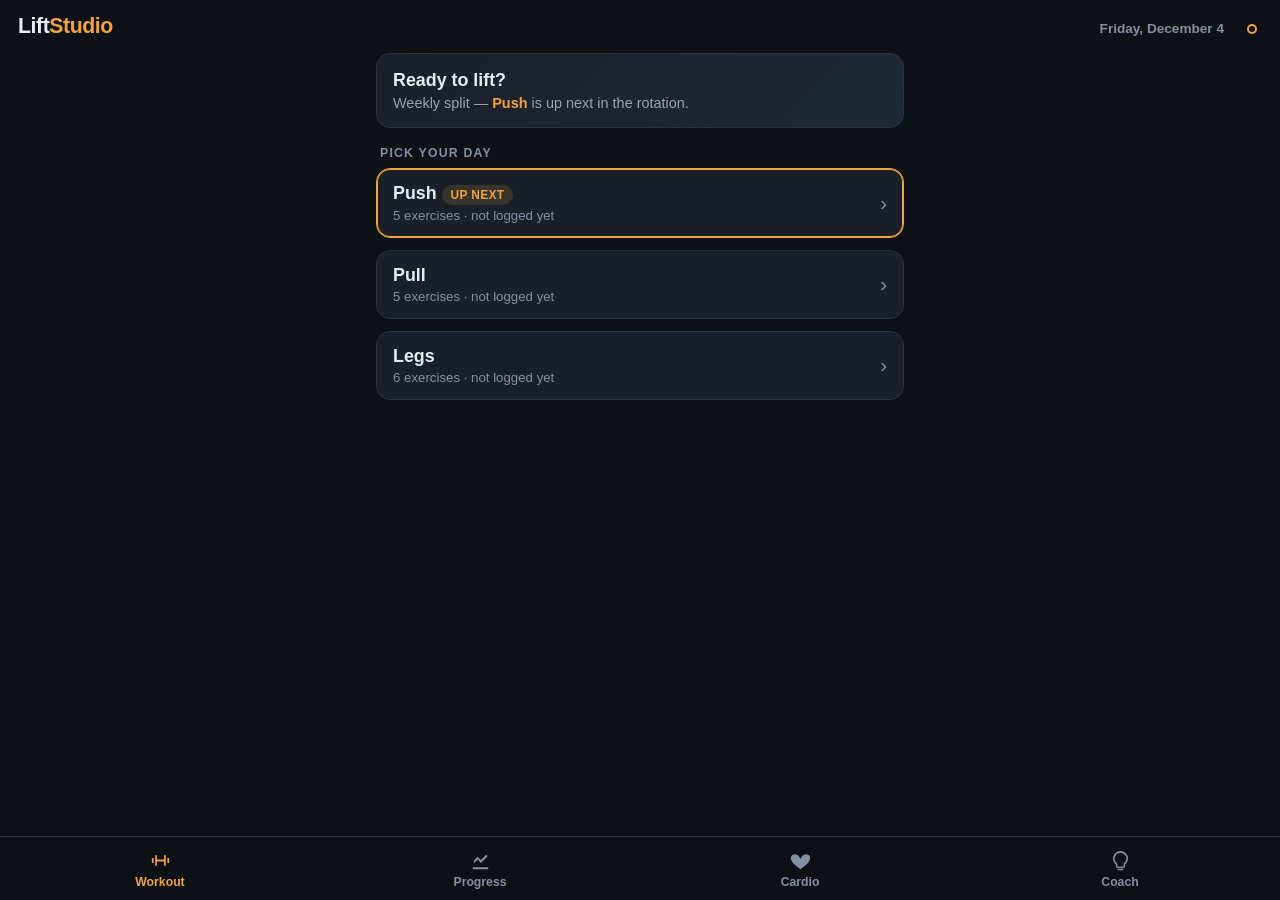
<file: index.html>
<!DOCTYPE html>
<html lang="en">
<head>
<meta charset="UTF-8">
<meta name="viewport" content="width=device-width, initial-scale=1, viewport-fit=cover">
<meta name="color-scheme" content="dark">
<meta name="theme-color" content="#0e1116">
<meta name="apple-mobile-web-app-capable" content="yes">
<meta name="mobile-web-app-capable" content="yes">
<meta name="apple-mobile-web-app-status-bar-style" content="black-translucent">
<meta name="apple-mobile-web-app-title" content="Lift Studio">
<meta name="application-name" content="Lift Studio">
<link rel="manifest" href="manifest.webmanifest">
<link rel="icon" type="image/png" sizes="192x192" href="icons/icon-192.png">
<link rel="apple-touch-icon" sizes="180x180" href="icons/apple-touch-icon.png">
<title>Lift Studio</title>
<link rel="stylesheet" href="styles.css">
</head>
<body>
<header class="topbar">
  <div class="brand">Lift<span>Studio</span></div>
  <div class="topbar-right">
    <div class="topbar-date" id="topbarDate"></div>
    <button class="sync-dot hidden" id="syncDot" type="button" aria-label="Sync status"><span aria-hidden="true"></span></button>
  </div>
</header>

<main id="view" class="view"></main>

<div id="restBar" class="rest-bar hidden" role="timer" aria-label="Rest timer">
  <div class="rest-info">
    <div class="rest-label">REST</div>
    <div class="rest-time" id="restTime">1:30</div>
  </div>
  <div class="rest-progress"><div class="rest-progress-fill" id="restFill"></div></div>
  <div class="rest-actions">
    <button class="btn-ghost" id="restPlus" aria-label="Add 30 seconds">+30s</button>
    <button class="btn-ghost" id="restSkip" aria-label="Skip rest">Skip</button>
  </div>
</div>

<nav class="tabbar" aria-label="Sections">
  <button class="tab active" data-tab="workout" aria-current="page">
    <svg viewBox="0 0 24 24" aria-hidden="true" focusable="false"><path d="M6.5 6.5h1.8v11H6.5zm9.2 0h1.8v11h-1.8zM3 9.5h1.8v5H3zm16.2 0H21v5h-1.8zM8.3 11h7.4v2H8.3z"/></svg>
    <span>Workout</span>
  </button>
  <button class="tab" data-tab="progress">
    <svg viewBox="0 0 24 24" aria-hidden="true" focusable="false"><path d="M4 19h16v2H4zM5 12l4-4 3.5 3.5L18 6l1.5 1.5-7 7L9 11l-4 4z"/></svg>
    <span>Progress</span>
  </button>
  <button class="tab" data-tab="cardio">
    <svg viewBox="0 0 24 24" aria-hidden="true" focusable="false"><path d="M12 21s-7.5-4.9-9.5-9C1 8.5 3 5.5 6.2 5.5c1.9 0 3.4 1 4.3 2.4l1.5 2.3 1.5-2.3c.9-1.4 2.4-2.4 4.3-2.4 3.2 0 5.2 3 3.7 6.5-2 4.1-9.5 9-9.5 9z"/></svg>
    <span>Cardio</span>
  </button>
  <button class="tab" data-tab="coach">
    <svg viewBox="0 0 24 24" aria-hidden="true" focusable="false"><path d="M12 3a7 7 0 0 0-7 7c0 2.4 1.2 4.5 3 5.7V18a1 1 0 0 0 1 1h6a1 1 0 0 0 1-1v-2.3c1.8-1.2 3-3.3 3-5.7a7 7 0 0 0-7-7zM9.5 21.5h5" stroke-width="1.6" fill="none" stroke="currentColor" stroke-linecap="round"/></svg>
    <span>Coach</span>
  </button>
</nav>

<div id="modalRoot"></div>
<div id="srLive" class="sr-only" aria-live="assertive"></div>

<script src="config.js"></script>
<script src="program.js"></script>
<script src="sync-merge.js"></script>
<script src="state.js"></script>
<script src="watch-import.js"></script>
<script src="lift-md.js"></script>
<script src="github-sync.js"></script>
<script src="app.js"></script>
<script>
  // Offline support: only register over https (GitHub Pages) or localhost.
  if ('serviceWorker' in navigator &&
      (location.protocol === 'https:' || ['localhost', '127.0.0.1', '[::1]'].includes(location.hostname))) {
    window.addEventListener('load', () => {
      navigator.serviceWorker.register('sw.js', { scope: './' }).catch(err => console.warn('SW registration failed', err));
    });
  }
</script>
</body>
</html>
</file>
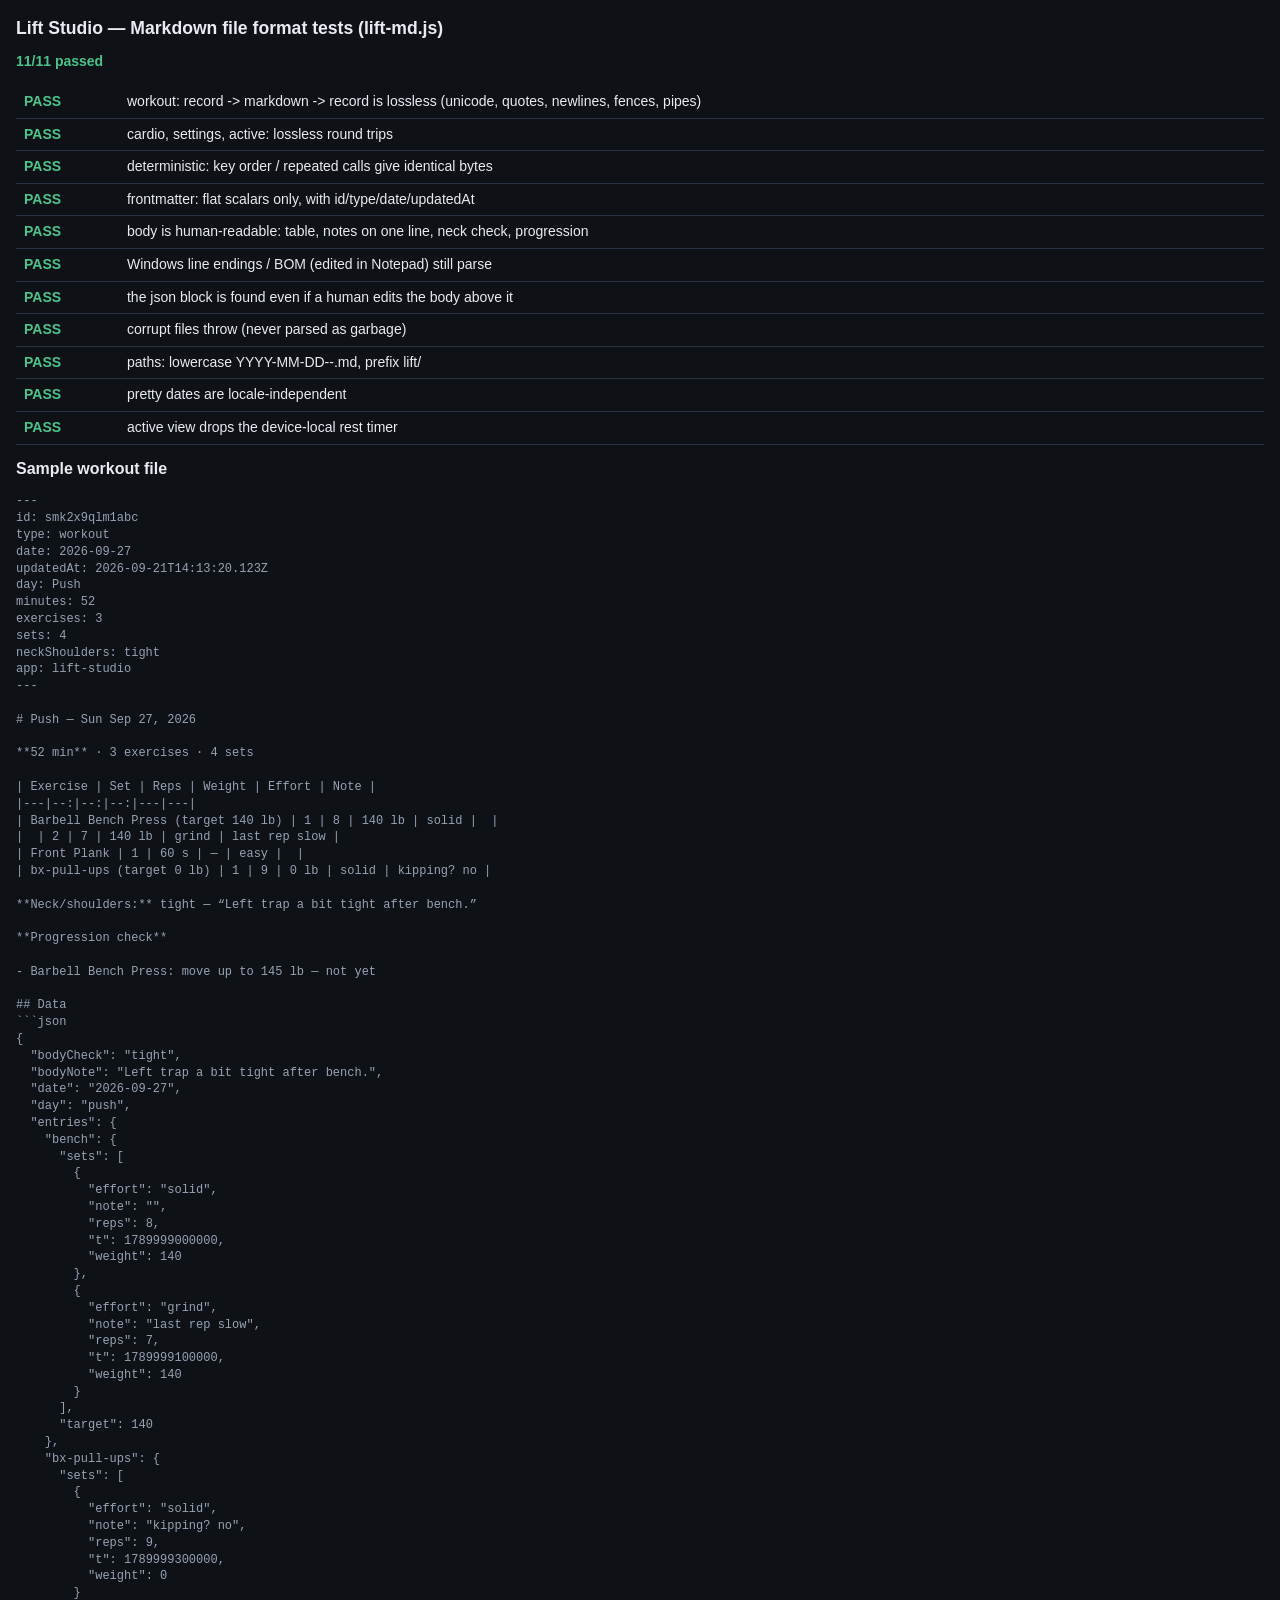
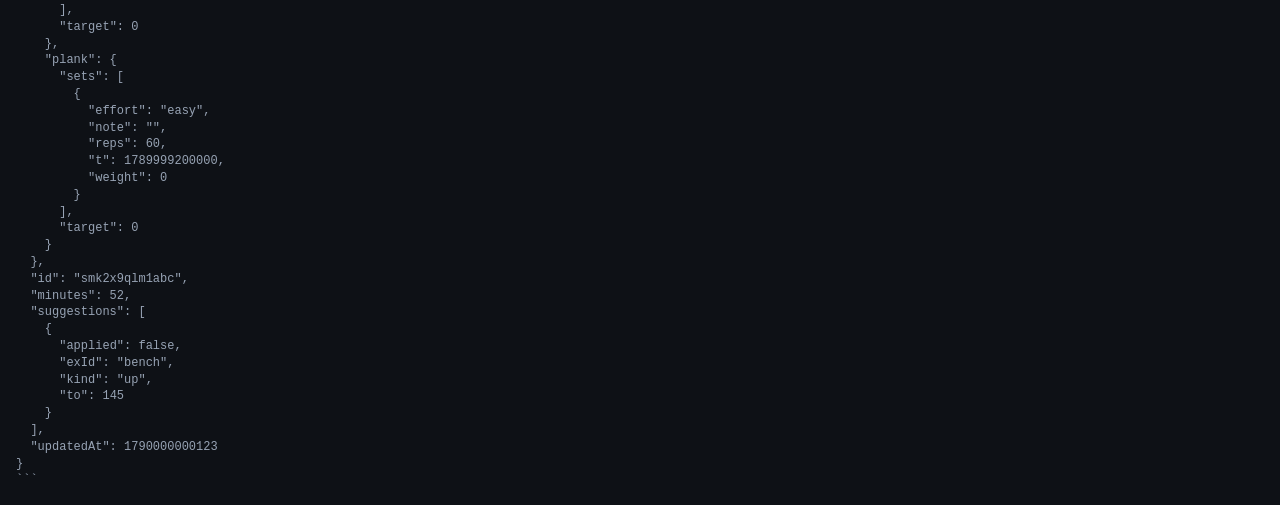
<file: tests/format-test.html>
<!DOCTYPE html>
<html lang="en">
<head>
<meta charset="UTF-8">
<meta name="viewport" content="width=device-width, initial-scale=1">
<title>Lift Studio — file format tests</title>
<style>
  body { font: 14px/1.4 -apple-system, "Segoe UI", Roboto, sans-serif; background: #0e1116; color: #e8ecf2; margin: 16px; }
  h1 { font-size: 1.1rem; }
  #summary { font-weight: 800; margin: 8px 0 14px; }
  table { border-collapse: collapse; width: 100%; }
  td { border-bottom: 1px solid #2a3342; padding: 6px 8px; vertical-align: top; }
  .pass { color: #4cc38a; font-weight: 700; } .fail { color: #e5645f; font-weight: 700; }
  code, pre { color: #97a3b4; font-size: 12px; white-space: pre-wrap; word-break: break-word; }
</style>
</head>
<body>
<h1>Lift Studio — Markdown file format tests (lift-md.js)</h1>
<div id="summary">running…</div>
<table id="results"></table>
<h2 style="font-size:1rem">Sample workout file</h2>
<pre id="sample"></pre>

<script src="../program.js"></script>
<script src="../sync-merge.js"></script>
<script src="../state.js"></script>
<script src="../lift-md.js"></script>
<script>
'use strict';
const C = LiftMerge.canonical;
const clone = v => JSON.parse(JSON.stringify(v));
const cases = [];
const test = (name, fn) => cases.push({ name, fn });
function assert(c, msg) { if (!c) throw new Error(msg || 'assertion failed'); }
function eqJ(a, b, msg) { if (C(a) !== C(b)) throw new Error((msg || 'not equal') + '\n  got:  ' + C(a).slice(0, 300) + '\n  want: ' + C(b).slice(0, 300)); }

const NASTY = 'Café “quoted” \'single\' "double" \\ back\\slash\nline two\r\nline three\t tab | pipe ```fence``` ## Data 💪🏽 日本語   end';
const ctx = normalize(freshState());
function workout() {
  return {
    id: 'smk2x9qlm1abc', day: 'push', date: '2026-09-27', minutes: 52, updatedAt: 1790000000123,
    bodyCheck: 'tight', bodyNote: NASTY,
    entries: {
      bench: { target: 140, sets: [
        { reps: 8, weight: 140, effort: 'solid', note: '', t: 1789999000000 },
        { reps: 7, weight: 140, effort: 'grind', note: NASTY, t: 1789999100000 } ] },
      plank: { target: 0, sets: [{ reps: 60, weight: 0, effort: 'easy', note: '', t: 1789999200000 }] },
      'bx-pull-ups': { target: 0, sets: [{ reps: 9, weight: 0, effort: 'solid', note: 'kipping? no', t: 1789999300000 }] },
    },
    suggestions: [{ exId: 'bench', kind: 'up', to: 145, applied: false }],
    futureField: { nested: [1, 'two', null, true] },
  };
}
const cardio = () => ({ id: 'cw-0a1b2c3d4e5f60', date: '2026-09-20', kind: 'Hoops', minutes: 62, distance: '', note: NASTY, hr: 142, cal: 480, source: 'watch', wkey: '2026-09-20|Hoops|62', updatedAt: 1789900000000 });

test('workout: record -> markdown -> record is lossless (unicode, quotes, newlines, fences, pipes)', () => {
  const r = workout();
  const md = LiftMd.serialize('sessions', r, ctx);
  eqJ(LiftMd.parse(md), r);
  assert(JSON.stringify(LiftMd.parse(md)) === JSON.stringify(LiftMd.sortKeys(r)), 'byte-exact json');
});
test('cardio, settings, active: lossless round trips', () => {
  const c = cardio();
  eqJ(LiftMd.parse(LiftMd.serialize('cardio', c, ctx)), c);
  const st = normalize(freshState());
  st.settings.barWeight = 35; st.settingsTs.barWeight = 1700000000000;
  st.exercises.push({ id: 'bx-farmer', day: null, bonus: true, name: 'Farmer “carry” | heavy', type: 'dumbbell', loadLabel: 'per DB', sets: 3, repLow: 1, repHigh: 99, weight: 50, increment: 2.5, fieldTs: { name: 5 }, updatedAt: 5 });
  st.events.push({ id: 'e1', updatedAt: 9, date: '2026-09-01', exId: 'bench', kind: 'up', from: 135, to: 140 });
  st.tombstones.sessions.push({ id: 'gone', deleted: true, updatedAt: 3 });
  const b = LiftMd.settingsBundle(st);
  eqJ(LiftMd.parse(LiftMd.serialize('settings', b, st)), b);
  const a = { active: { id: 'w1', day: 'legs', date: '2026-09-28', startedAt: 1790001000000, entries: { squat: { target: 135, sets: [{ reps: 8, weight: 135, effort: 'solid', note: NASTY, t: 1 }] } } }, activeUpdatedAt: 1790001000500 };
  eqJ(LiftMd.parse(LiftMd.serialize('active', a, st)), a);
});
test('deterministic: key order / repeated calls give identical bytes', () => {
  const r = workout();
  const shuffled = {}; Object.keys(r).reverse().forEach(k => { shuffled[k] = r[k]; });
  const a = LiftMd.serialize('sessions', r, ctx), b = LiftMd.serialize('sessions', shuffled, ctx);
  assert(a === b && a === LiftMd.serialize('sessions', clone(r), ctx));
});
test('frontmatter: flat scalars only, with id/type/date/updatedAt', () => {
  const md = LiftMd.serialize('sessions', workout(), ctx);
  const m = /^---\n([\s\S]*?)\n---\n/.exec(md);
  assert(m, 'has frontmatter');
  const lines = m[1].split('\n');
  lines.forEach(l => assert(/^[A-Za-z]+: [^\n]+$/.test(l) && !/: [\[{|>]/.test(l), 'flat scalar: ' + l));
  const keys = lines.map(l => l.split(':')[0]);
  ['id', 'type', 'date', 'updatedAt'].forEach(k => assert(keys.includes(k), 'has ' + k));
  assert(lines.includes('type: workout') && lines.includes('date: 2026-09-27') && lines.includes('updatedAt: ' + new Date(1790000000123).toISOString()), m[1]);
  // a day name that YAML would misread gets quoted
  const s2 = workout(); s2.day = 'odd';
  const c2 = normalize(freshState()); c2.days.push({ id: 'odd', name: 'yes: no #1', updatedAt: 0 });
  assert(/\nday: "yes: no #1"\n/.test(LiftMd.serialize('sessions', s2, c2)), 'quoted');
});
test('body is human-readable: table, notes on one line, neck check, progression', () => {
  const md = LiftMd.serialize('sessions', workout(), ctx);
  assert(md.includes('# Push — Sun Sep 27, 2026'), 'title');
  assert(md.includes('| Barbell Bench Press (target 140 lb) | 1 | 8 | 140 lb | solid |'), 'set row');
  assert(md.includes('| Front Plank | 1 | 60 s | — | easy |'), 'timed row');
  assert(md.includes('**Neck/shoulders:** tight'), 'neck');
  assert(md.includes('- Barbell Bench Press: move up to 145 lb — not yet'), 'progression');
  const body = md.slice(0, md.lastIndexOf('\n## Data\n'));
  assert(!/\n## Data\n/.test(body), 'user text cannot fake a Data heading');
  body.split('\n').filter(l => l.startsWith('|')).forEach(l => assert(/\|\s*$/.test(l), 'table row intact: ' + l));
});
test('Windows line endings / BOM (edited in Notepad) still parse', () => {
  const r = workout();
  const md = '﻿' + LiftMd.serialize('sessions', r, ctx).replace(/\n/g, '\r\n');
  eqJ(LiftMd.parse(md), r);
});
test('the json block is found even if a human edits the body above it', () => {
  const r = cardio();
  let md = LiftMd.serialize('cardio', r, ctx);
  md = md.replace('# Hoops', '# Hoops (great game!)\n\nExtra notes typed in Obsidian.\n\n```json\n{"not":"this"}\n```\n');
  eqJ(LiftMd.parse(md), r);
});
test('corrupt files throw (never parsed as garbage)', () => {
  const bad = ['', 'hello', '## Data\nno fence', '## Data\n```json\n{ nope\n```', '## Data\n```json\n[1,2]\n```', '## Data\n```json\n{"a":1}\n'];
  bad.forEach(t => { let threw = false; try { LiftMd.parse(t); } catch (e) { threw = true; } assert(threw, 'should throw: ' + JSON.stringify(t)); });
  let threw = false;
  try { LiftMd.parseAs('sessions', '## Data\n```json\n{"date":"2026-01-01"}\n```\n'); } catch (e) { threw = true; }
  assert(threw, 'session without id rejected');
  threw = false;
  try { LiftMd.parseAs('settings', '## Data\n```json\n{"x":1}\n```\n'); } catch (e) { threw = true; }
  assert(threw, 'settings shape checked');
});
test('paths: lowercase YYYY-MM-DD-<slug>-<id>.md, prefix lift/', () => {
  const p = LiftMd.pathFor('sessions', workout());
  assert(p === 'lift/workouts/2026-09-27-push-smk2x9qlm1abc.md', p);
  const c = LiftMd.pathFor('cardio', cardio());
  assert(c === 'lift/cardio/2026-09-20-hoops-cw-0a1b2c3d4e5f60.md', c);
  const weird = LiftMd.pathFor('cardio', { id: 'AbC/../x', date: 'bad', kind: 'Café Run!' });
  assert(/^lift\/cardio\/undated-cafe-run-abc-x-[0-9a-f]{6}\.md$/.test(weird), weird);
  assert(LiftMd.shortId('AB') !== LiftMd.shortId('ab'), 'case-distinct ids stay distinct');
  assert(LiftMd.pathFor('settings') === 'lift/settings.md' && LiftMd.pathFor('active') === 'lift/active.md');
  assert(LiftMd.kindOfPath('lift/inbox/watch-2026-09-28.CSV') === 'inbox' && LiftMd.kindOfPath('lift/COACH.md') === null && LiftMd.kindOfPath('guitar/x.md') === null && LiftMd.kindOfPath('lift/workouts/.gitkeep') === null);
});
test('pretty dates are locale-independent', () => {
  assert(LiftMd.prettyDate('2026-02-28') === 'Sat Feb 28, 2026' && LiftMd.prettyDate('2024-02-29') === 'Thu Feb 29, 2024');
});
test('active view drops the device-local rest timer', () => {
  const st = normalize(freshState());
  st.active = { id: 'w', day: 'push', date: '2026-09-28', startedAt: 1, entries: {}, restEndAt: 99, restTotal: 90 };
  const b = LiftMd.activeBundle(st);
  assert(!('restEndAt' in b.active) && !('restTotal' in b.active) && st.active.restEndAt === 99);
  assert(LiftMd.activeBundle(normalize(freshState())) === null);
});

// ---------- run
const rows = []; let pass = 0;
cases.forEach(c => {
  let ok = true, err = '';
  try { c.fn(); } catch (e) { ok = false; err = e.message; console.error(c.name, e); }
  if (ok) pass++;
  rows.push(`<tr><td class="${ok ? 'pass' : 'fail'}">${ok ? 'PASS' : 'FAIL'}</td><td>${c.name}${err ? `<br><code>${err.replace(/</g, '&lt;')}</code>` : ''}</td></tr>`);
});
document.getElementById('results').innerHTML = rows.join('');
const sum = document.getElementById('summary');
sum.textContent = `${pass}/${cases.length} passed`;
sum.className = pass === cases.length ? 'pass' : 'fail';
const sample = workout(); sample.bodyNote = 'Left trap a bit tight after bench.'; sample.entries.bench.sets[1].note = 'last rep slow';
delete sample.futureField;
document.getElementById('sample').textContent = LiftMd.serialize('sessions', sample, ctx);
window.__formatResults = { pass, total: cases.length };
</script>
</body>
</html>
</file>
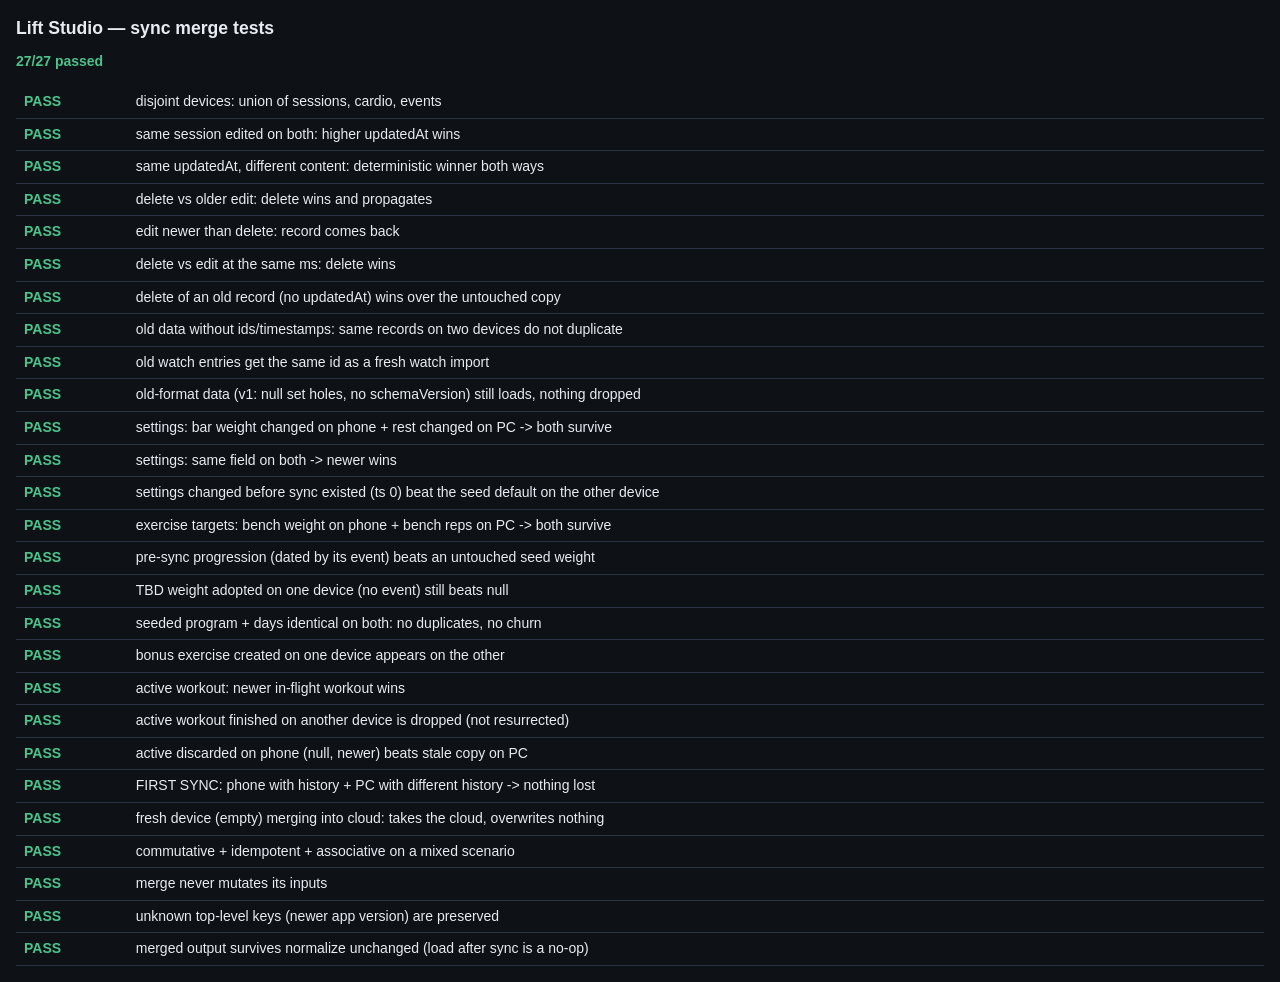
<file: tests/merge-test.html>
<!DOCTYPE html>
<html lang="en">
<head>
<meta charset="UTF-8">
<meta name="viewport" content="width=device-width, initial-scale=1">
<title>Lift Studio — merge tests</title>
<style>
  body { font: 14px/1.4 -apple-system, "Segoe UI", Roboto, sans-serif; background: #0e1116; color: #e8ecf2; margin: 16px; }
  h1 { font-size: 1.1rem; }
  #summary { font-weight: 800; margin: 8px 0 14px; }
  table { border-collapse: collapse; width: 100%; }
  td { border-bottom: 1px solid #2a3342; padding: 6px 8px; vertical-align: top; }
  .pass { color: #4cc38a; font-weight: 700; } .fail { color: #e5645f; font-weight: 700; }
  code { color: #97a3b4; font-size: 12px; white-space: pre-wrap; word-break: break-word; }
</style>
</head>
<body>
<h1>Lift Studio — sync merge tests</h1>
<div id="summary">running…</div>
<table id="results"></table>

<script src="../program.js"></script>
<script src="../sync-merge.js"></script>
<script src="../state.js"></script>
<script>
'use strict';
const C = LiftMerge.canonical;
const merge = (a, b) => LiftMerge.mergeStates(a, b, { seed: SEED_PROGRAM });
const clone = v => JSON.parse(JSON.stringify(v));
const N = raw => normalize(clone(raw)); // what load()/sync do to any stored or downloaded copy

// ---------- fixtures
function sess(id, date, day, updatedAt, reps = 8, t = 0) {
  const s = { id, day, date, minutes: 50, entries: { bench: { target: 135, sets: [{ reps, weight: 135, effort: 'solid', note: '', t: t || Date.parse(date + 'T18:00:00Z') }] } } };
  if (updatedAt != null) s.updatedAt = updatedAt;
  return s;
}
function state(extra) { return Object.assign(freshState(), extra || {}); }
function cardio(date, kind, minutes, extra) { return Object.assign({ date, kind, minutes, distance: '', note: '' }, extra || {}); }

const cases = [];
const test = (name, fn) => cases.push({ name, fn });
function assert(cond, msg) { if (!cond) throw new Error(msg || 'assertion failed'); }
function eqJ(a, b, msg) { if (C(a) !== C(b)) throw new Error((msg || 'not equal') + '\n  got:  ' + C(a).slice(0, 400) + '\n  want: ' + C(b).slice(0, 400)); }
const ids = arr => arr.map(x => x.id).sort();

// ---------- cases
test('disjoint devices: union of sessions, cardio, events', () => {
  const phone = N(state({ sessions: [sess('s1', '2026-09-01', 'push', 100), sess('s2', '2026-09-03', 'pull', 200)],
    cardio: [cardio('2026-09-02', 'Hoops', 60, { id: 'c1', updatedAt: 5 })] }));
  const pc = N(state({ sessions: [sess('s3', '2026-09-02', 'legs', 150)], cardio: [cardio('2026-09-04', 'Row', 15, { id: 'c2', updatedAt: 6 })],
    events: [{ id: 'e1', updatedAt: 7, date: '2026-09-02', exId: 'squat', kind: 'up', from: 135, to: 140 }] }));
  const m = merge(phone, pc);
  eqJ(m.sessions.map(s => s.id), ['s1', 's3', 's2'], 'sessions in date order');
  eqJ(ids(m.cardio), ['c1', 'c2']);
  eqJ(ids(m.events), ['e1']);
});

test('same session edited on both: higher updatedAt wins', () => {
  const a = N(state({ sessions: [sess('s1', '2026-09-01', 'push', 100, 8)] }));
  const b = N(state({ sessions: [sess('s1', '2026-09-01', 'push', 200, 10)] }));
  const m = merge(a, b);
  assert(m.sessions.length === 1, 'one session');
  assert(m.sessions[0].entries.bench.sets[0].reps === 10, 'newer edit kept');
  assert(merge(b, a).sessions[0].entries.bench.sets[0].reps === 10, 'order independent');
});

test('same updatedAt, different content: deterministic winner both ways', () => {
  const a = N(state({ sessions: [sess('s1', '2026-09-01', 'push', 100, 8)] }));
  const b = N(state({ sessions: [sess('s1', '2026-09-01', 'push', 100, 9)] }));
  eqJ(merge(a, b), merge(b, a));
});

test('delete vs older edit: delete wins and propagates', () => {
  const a = N(state({ sessions: [], tombstones: { sessions: [{ id: 's1', deleted: true, updatedAt: 300 }] } }));
  const b = N(state({ sessions: [sess('s1', '2026-09-01', 'push', 200)] }));
  const m = merge(a, b);
  assert(m.sessions.length === 0, 'session gone');
  eqJ(m.tombstones.sessions, [{ id: 's1', deleted: true, updatedAt: 300 }]);
  assert(merge(b, a).sessions.length === 0, 'order independent');
});

test('edit newer than delete: record comes back', () => {
  const a = N(state({ tombstones: { sessions: [{ id: 's1', deleted: true, updatedAt: 300 }] } }));
  const b = N(state({ sessions: [sess('s1', '2026-09-01', 'push', 400)] }));
  const m = merge(a, b);
  assert(m.sessions.length === 1 && m.tombstones.sessions.length === 0);
});

test('delete vs edit at the same ms: delete wins', () => {
  const a = N(state({ tombstones: { cardio: [{ id: 'c1', deleted: true, updatedAt: 500 }] } }));
  const b = N(state({ cardio: [cardio('2026-09-01', 'Run', 20, { id: 'c1', updatedAt: 500 })] }));
  assert(merge(a, b).cardio.length === 0 && merge(b, a).cardio.length === 0);
});

test('delete of an old record (no updatedAt) wins over the untouched copy', () => {
  const old = N(state({ sessions: [sess('s1', '2026-08-01', 'push', null)] }));
  const other = clone(old);
  other.sessions = []; other.tombstones.sessions.push({ id: 's1', deleted: true, updatedAt: Date.now() });
  assert(merge(old, other).sessions.length === 0);
});

test('old data without ids/timestamps: same records on two devices do not duplicate', () => {
  const raw = { settings: {}, exercises: [], days: [],
    sessions: [{ day: 'push', date: '2026-08-30', entries: { bench: { target: 135, sets: [{ reps: 8, weight: 135, effort: 'solid' }] } } }],
    cardio: [cardio('2026-08-31', 'Walk', 30), cardio('2026-08-31', 'Walk', 30), cardio('2026-09-01', 'Hoops', 90)],
    events: [{ date: '2026-08-30', exId: 'bench', kind: 'up', from: 135, to: 140 }] };
  const phone = N(raw), pc = N(raw);
  eqJ(phone.sessions[0].id, pc.sessions[0].id, 'session id deterministic');
  const m = merge(phone, pc);
  assert(m.sessions.length === 1, 'one session');
  assert(m.cardio.length === 3, 'two identical walks stay two, hoops one: got ' + m.cardio.length);
  assert(m.events.length === 1, 'one event');
  assert(m.cardio.every(c => c.updatedAt === 0), 'missing updatedAt -> 0');
});

test('old watch entries get the same id as a fresh watch import', () => {
  const wkey = '2026-09-01|Hoops|62';
  const n = N(state({ cardio: [cardio('2026-09-01', 'Hoops', 62, { source: 'watch', wkey })] }));
  assert(n.cardio[0].id === watchCardioId(wkey));
});

test('old-format data (v1: null set holes, no schemaVersion) still loads, nothing dropped', () => {
  const raw = { settings: { barWeight: '45' }, exercises: [{ id: 'bench', name: 'Barbell Bench Press', weight: '145', sets: 4, repLow: 6, repHigh: 8 }],
    sessions: [{ id: 'sX', day: 'push', date: '2026-08-29', entries: { bench: { target: '145', sets: [{ reps: 8, weight: 145, effort: 'solid' }, null, { reps: 7, weight: 145 }] } } }],
    cardio: [{ date: '2026-08-29', kind: 'Row', minutes: '15' }], active: null };
  const n = N(raw);
  assert(n.schemaVersion === SCHEMA_VERSION);
  assert(n.sessions[0].entries.bench.sets.length === 2, 'null hole repaired');
  assert(n.exercises.find(e => e.id === 'bench').weight === 145);
  assert(n.exercises.length === SEED_PROGRAM.exercises.length, 'seed exercises merged forward');
  assert(n.cardio[0].minutes === 15 && n.cardio[0].id);
  eqJ(N(n), n, 'normalize is idempotent');
});

test('settings: bar weight changed on phone + rest changed on PC -> both survive', () => {
  const phone = N(state()), pc = N(state());
  phone.settings.barWeight = 35; phone.settingsTs.barWeight = 1000;
  pc.settings.restDefault = 120; pc.settingsTs.restDefault = 2000;
  const m = merge(phone, pc);
  assert(m.settings.barWeight === 35 && m.settings.restDefault === 120, C(m.settings));
  eqJ(m, merge(pc, phone));
});

test('settings: same field on both -> newer wins', () => {
  const a = N(state()), b = N(state());
  a.settings.restCompound = 180; a.settingsTs.restCompound = 5000;
  b.settings.restCompound = 120; b.settingsTs.restCompound = 6000;
  assert(merge(a, b).settings.restCompound === 120);
});

test('settings changed before sync existed (ts 0) beat the seed default on the other device', () => {
  const a = N(state()), b = N(state());
  a.settings.platePairs = [45, 35, 25, 10, 5, 2.5];
  const m = merge(a, b);
  eqJ(m.settings.platePairs, [45, 35, 25, 10, 5, 2.5]);
  eqJ(merge(b, a).settings.platePairs, [45, 35, 25, 10, 5, 2.5]);
});

test('exercise targets: bench weight on phone + bench reps on PC -> both survive', () => {
  const phone = N(state()), pc = N(state());
  const pb = phone.exercises.find(e => e.id === 'bench'), cb = pc.exercises.find(e => e.id === 'bench');
  pb.weight = 145; pb.fieldTs.weight = 1000;
  cb.repHigh = 10; cb.fieldTs.repHigh = 2000;
  const m = merge(phone, pc).exercises.find(e => e.id === 'bench');
  assert(m.weight === 145 && m.repHigh === 10, C(m));
});

test('pre-sync progression (dated by its event) beats an untouched seed weight', () => {
  const phone = state();
  phone.exercises.find(e => e.id === 'bench').weight = 140;
  phone.events = [{ date: '2026-09-05', exId: 'bench', kind: 'up', from: 135, to: 140 }];
  const pc = state();
  const m = merge(N(phone), N(pc));
  assert(m.exercises.find(e => e.id === 'bench').weight === 140);
  assert(merge(N(pc), N(phone)).exercises.find(e => e.id === 'bench').weight === 140);
});

test('TBD weight adopted on one device (no event) still beats null', () => {
  const a = state(); a.exercises.find(e => e.id === 'rdl').weight = 95;
  const m = merge(N(a), N(state()));
  assert(m.exercises.find(e => e.id === 'rdl').weight === 95);
});

test('seeded program + days identical on both: no duplicates, no churn', () => {
  const a = N(state()), b = N(state());
  const m = merge(a, b);
  assert(m.days.length === SEED_PROGRAM.days.length, 'days');
  assert(m.exercises.length === SEED_PROGRAM.exercises.length, 'exercises');
  eqJ(m.days.map(d => d.id), SEED_PROGRAM.days.map(d => d.id), 'seed order');
  eqJ(merge(m, m), m, 'idempotent');
});

test('bonus exercise created on one device appears on the other', () => {
  const a = N(state()), b = N(state());
  a.exercises.push({ id: 'bx-pull-ups', day: null, bonus: true, name: 'Pull-ups', type: 'bodyweight', loadLabel: 'body', sets: 3, repLow: 1, repHigh: 99, weight: 0, increment: 0, fieldTs: { name: 10 }, updatedAt: 10 });
  const m = merge(a, b);
  assert(m.exercises.some(e => e.id === 'bx-pull-ups'));
});

test('active workout: newer in-flight workout wins', () => {
  const a = N(state({ active: { id: 'w1', day: 'push', date: '2026-09-10', startedAt: 1, entries: {} }, activeUpdatedAt: 100 }));
  const b = N(state({ active: { id: 'w2', day: 'pull', date: '2026-09-10', startedAt: 2, entries: {} }, activeUpdatedAt: 200 }));
  assert(merge(a, b).active.id === 'w2' && merge(b, a).active.id === 'w2');
});

test('active workout finished on another device is dropped (not resurrected)', () => {
  const a = N(state({ active: { id: 'w1', day: 'push', date: '2026-09-10', startedAt: 1, entries: {} }, activeUpdatedAt: 500 }));
  const b = N(state({ sessions: [sess('w1', '2026-09-10', 'push', 400)], active: null, activeUpdatedAt: 400 }));
  const m = merge(a, b);
  assert(m.active === null, 'dropped');
  assert(m.sessions.length === 1);
});

test('active discarded on phone (null, newer) beats stale copy on PC', () => {
  const a = N(state({ active: null, activeUpdatedAt: 900 }));
  const b = N(state({ active: { id: 'w1', day: 'push', date: '2026-09-10', startedAt: 1, entries: {} }, activeUpdatedAt: 800 }));
  assert(merge(a, b).active === null && merge(b, a).active === null);
});

test('FIRST SYNC: phone with history + PC with different history -> nothing lost', () => {
  const phone = state({
    sessions: [sess('p1', '2026-09-01', 'push', null), sess('p2', '2026-09-03', 'pull', null)],
    cardio: [cardio('2026-09-02', 'Hoops', 75, { source: 'watch', wkey: '2026-09-02|Hoops|75' })],
    events: [{ date: '2026-09-01', exId: 'bench', kind: 'up', from: 135, to: 140 }],
    active: { id: 'p3', day: 'legs', date: '2026-09-05', startedAt: Date.parse('2026-09-05T17:00:00Z'), entries: { squat: { target: 135, sets: [{ reps: 8, weight: 135, effort: 'solid', t: Date.parse('2026-09-05T17:05:00Z') }] } } },
  });
  phone.exercises.find(e => e.id === 'bench').weight = 140;
  const pc = state({ sessions: [sess('d1', '2026-08-28', 'legs', null)], cardio: [cardio('2026-08-29', 'Row', 20)] });
  pc.settings.restDefault = 75;
  const cloud = merge(N(pc), N(pc)); // PC synced first: the cloud file == PC's data
  const onPhone = merge(N(phone), cloud); // phone's first sync
  eqJ(onPhone.sessions.map(s => s.id), ['d1', 'p1', 'p2']);
  assert(onPhone.cardio.length === 2, 'cardio union');
  assert(onPhone.events.length === 1, 'events');
  assert(onPhone.exercises.find(e => e.id === 'bench').weight === 140, 'phone progression kept');
  assert(onPhone.settings.restDefault === 75, 'PC setting kept');
  assert(onPhone.active && onPhone.active.id === 'p3', 'in-flight workout kept');
  // PC's next sync pulls it and converges to the identical state
  const backOnPc = merge(N(pc), onPhone);
  eqJ(backOnPc, onPhone, 'PC converges');
});

test('fresh device (empty) merging into cloud: takes the cloud, overwrites nothing', () => {
  const cloud = N(state({ sessions: [sess('s1', '2026-09-01', 'push', 100)] }));
  cloud.exercises.find(e => e.id === 'bench').weight = 150;
  cloud.exercises.find(e => e.id === 'bench').fieldTs.weight = 1000;
  const m = merge(N(freshState()), cloud);
  eqJ(m, merge(cloud, cloud));
});

test('commutative + idempotent + associative on a mixed scenario', () => {
  const a = N(state({ sessions: [sess('s1', '2026-09-01', 'push', 100), sess('s2', '2026-09-02', 'pull', 50)], cardio: [cardio('2026-09-01', 'Run', 30)] }));
  const b = N(state({ sessions: [sess('s2', '2026-09-02', 'pull', 60, 11)], tombstones: { sessions: [{ id: 's1', deleted: true, updatedAt: 90 }] }, lastExportAt: 77 }));
  const c = N(state({ sessions: [sess('s3', '2026-09-04', 'legs', 10)], active: { id: 'w9', day: 'push', date: '2026-09-05', startedAt: 5, entries: {} }, activeUpdatedAt: 5 }));
  c.settings.barWeight = 35; c.settingsTs.barWeight = 42;
  eqJ(merge(a, b), merge(b, a), 'commutative');
  const m = merge(merge(a, b), c);
  eqJ(m, merge(a, merge(b, c)), 'associative');
  eqJ(merge(m, m), m, 'idempotent');
  assert(m.sessions.find(s => s.id === 's1').updatedAt === 100, 'edit (100) newer than delete (90)');
  assert(m.sessions.find(s => s.id === 's2').entries.bench.sets[0].reps === 11);
  assert(m.lastExportAt === 77 && m.settings.barWeight === 35 && m.active.id === 'w9');
});

test('merge never mutates its inputs', () => {
  const a = N(state({ sessions: [sess('s1', '2026-09-01', 'push', 100)] }));
  const b = N(state({ tombstones: { sessions: [{ id: 's1', deleted: true, updatedAt: 300 }] } }));
  const ca = C(a), cb = C(b);
  merge(a, b);
  assert(C(a) === ca && C(b) === cb);
});

test('unknown top-level keys (newer app version) are preserved', () => {
  const a = N(state()); a.futureThing = { x: 1 };
  const m = merge(a, N(state()));
  eqJ(m.futureThing, { x: 1 });
});

test('merged output survives normalize unchanged (load after sync is a no-op)', () => {
  const a = N(state({ sessions: [sess('s1', '2026-09-01', 'push', 100)], cardio: [cardio('2026-09-01', 'Run', 30)], events: [{ date: '2026-09-01', exId: 'bench', kind: 'up', from: 135, to: 140 }] }));
  const m = merge(a, N(state()));
  eqJ(N(m), m);
});

// ---------- run
const rows = [];
let pass = 0;
cases.forEach(c => {
  let ok = true, err = '';
  try { c.fn(); } catch (e) { ok = false; err = e.message; console.error(c.name, e); }
  if (ok) pass++;
  rows.push(`<tr><td class="${ok ? 'pass' : 'fail'}">${ok ? 'PASS' : 'FAIL'}</td><td>${c.name}${err ? `<br><code>${err.replace(/</g, '&lt;')}</code>` : ''}</td></tr>`);
});
document.getElementById('results').innerHTML = rows.join('');
const sum = document.getElementById('summary');
sum.textContent = `${pass}/${cases.length} passed`;
sum.className = pass === cases.length ? 'pass' : 'fail';
window.__mergeResults = { pass, total: cases.length };
</script>
</body>
</html>
</file>
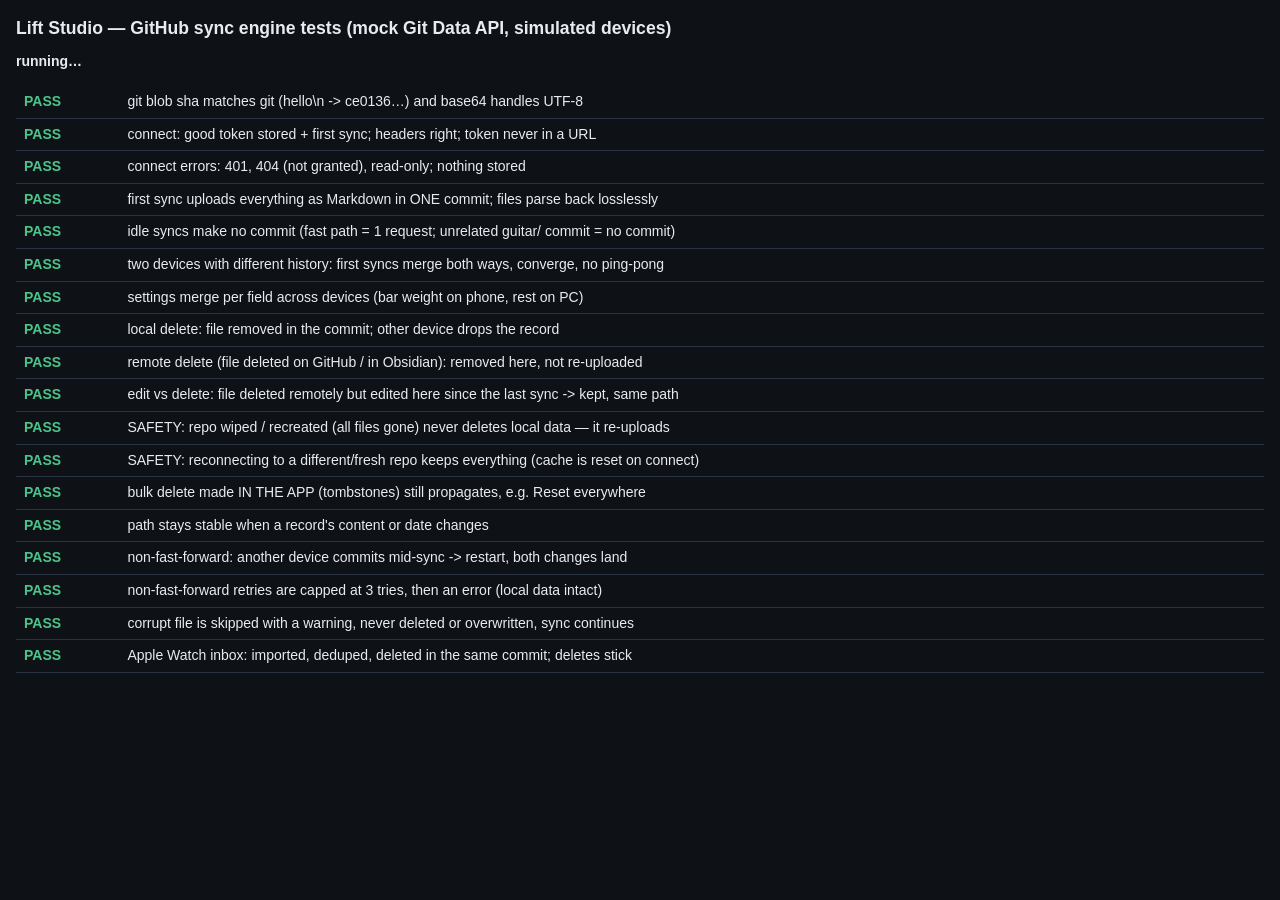
<file: tests/sync-test.html>
<!DOCTYPE html>
<html lang="en">
<head>
<meta charset="UTF-8">
<meta name="viewport" content="width=device-width, initial-scale=1">
<title>Lift Studio — GitHub sync tests</title>
<style>
  body { font: 14px/1.4 -apple-system, "Segoe UI", Roboto, sans-serif; background: #0e1116; color: #e8ecf2; margin: 16px; }
  h1 { font-size: 1.1rem; }
  #summary { font-weight: 800; margin: 8px 0 14px; }
  table { border-collapse: collapse; width: 100%; }
  td { border-bottom: 1px solid #2a3342; padding: 6px 8px; vertical-align: top; }
  .pass { color: #4cc38a; font-weight: 700; } .fail { color: #e5645f; font-weight: 700; }
  code { color: #97a3b4; font-size: 12px; white-space: pre-wrap; word-break: break-word; }
</style>
</head>
<body>
<h1>Lift Studio — GitHub sync engine tests (mock Git Data API, simulated devices)</h1>
<div id="summary">running…</div>
<table id="results"></table>

<script src="../program.js"></script>
<script src="../sync-merge.js"></script>
<script src="../state.js"></script>
<script src="../watch-import.js"></script>
<script src="../lift-md.js"></script>
<script src="../github-sync.js"></script>
<script src="mock-github.js"></script>
<script>
'use strict';
const C = LiftMerge.canonical;
const clone = v => JSON.parse(JSON.stringify(v));
const TOKEN_KEY = 'studioData.githubToken';

// ------------------------------------------------------------ simulated device
function memStorage() { const d = {}; return { getItem: k => (k in d ? d[k] : null), setItem: (k, v) => { d[k] = String(v); }, removeItem: k => { delete d[k]; }, _d: d }; }
const alive = [];
function device(name, mock, initial, extra) {
  const dev = { name, S: normalize(clone(initial || freshState())), storage: memStorage(), blocked: false, watchAdds: 0, applied: 0 };
  dev.engine = LiftGitHub.create(Object.assign({
    storage: dev.storage,
    fetch: (...a) => mock.fetch(...a),
    userAgent: name === 'phone' ? 'Mozilla/5.0 (iPhone; CPU iPhone OS 18_0 like Mac OS X)' : 'Mozilla/5.0 (Windows NT 10.0; Win64; x64)',
    getState: () => dev.S,
    applyState: merged => { dev.S = merged; dev.applied++; },
    normalize,
    merge: (a, b) => LiftMerge.mergeStates(a, b, { seed: SEED_PROGRAM }),
    canSync: () => !dev.blocked,
    importInbox: text => { // the same code path as app.js (watch-import.js)
      const parsed = LiftWatch.parse(String(text || ''));
      if (!parsed.length) return { parsed: 0, added: 0 };
      const r = LiftWatch.mergeInto(dev.S, parsed);
      dev.watchAdds += r.added;
      return { parsed: parsed.length, added: r.added };
    },
    coachMarkdown: () => `# Lift Studio — Coach Report\n\n${dev.S.sessions.length} workouts, ${dev.S.cardio.length} cardio\n`,
    log: () => {},
    intervalMs: 1e9,
  }, extra || {}));
  dev.connect = (tok = 'GOOD') => dev.engine.connect(tok);
  dev.sync = (why = 'interval') => dev.engine.syncNow(why);
  dev.edit = fn => { fn(dev.S); };
  alive.push(dev);
  return dev;
}
const sess = (id, date, day, updatedAt, reps = 8, extra) => Object.assign({ id, day, date, minutes: 45, updatedAt, entries: { bench: { target: 135, sets: [{ reps, weight: 135, effort: 'solid', note: '', t: Date.parse(date + 'T18:00:00Z') }] } } }, extra || {});
const card = (id, date, kind, minutes, updatedAt, extra) => Object.assign({ id, date, kind, minutes, distance: '', note: '', hr: null, cal: null, updatedAt }, extra || {});
const lift = mock => Object.keys(mock.files()).filter(p => p.startsWith('lift/')).sort();
const recFiles = (mock, dir) => lift(mock).filter(p => p.startsWith('lift/' + dir + '/') && p.endsWith('.md'));
const recsIn = (mock, dir) => recFiles(mock, dir).map(p => LiftMd.parse(mock.files()[p]));

// ------------------------------------------------------------ cases
const cases = [];
const test = (name, fn) => cases.push({ name, fn });
function assert(c, msg) { if (!c) throw new Error(msg || 'assertion failed'); }

test('git blob sha matches git (hello\\n -> ce0136…) and base64 handles UTF-8', async () => {
  assert(await LiftGitHub.gitBlobSha('hello\n') === 'ce013625030ba8dba906f756967f9e9ca394464a');
  const s = 'Café 💪🏽 “x” \n日本';
  assert(LiftGitHub.b64ToUtf8(LiftGitHub.utf8ToB64(s)) === s);
  assert(LiftGitHub.b64ToUtf8(LiftGitHub.utf8ToB64(s).replace(/(.{8})/g, '$1\n')) === s, 'GitHub wraps base64 lines');
});

test('connect: good token stored + first sync; headers right; token never in a URL', async () => {
  const mock = mockGitHub();
  const a = device('pc', mock, Object.assign(freshState(), { sessions: [sess('a1', '2026-09-01', 'push', 100)] }));
  assert(a.engine.getStatus().state === 'signedout');
  const r = await a.connect();
  assert(r === 'pushed', r);
  assert(a.storage.getItem(TOKEN_KEY) === 'GOOD', 'stored under the shared key');
  assert(a.engine.getStatus().state === 'synced', a.engine.getStatus().state);
  mock.calls.forEach(c => {
    assert(c.headers.Authorization === 'Bearer GOOD' && c.headers.Accept === 'application/vnd.github+json' && c.headers['X-GitHub-Api-Version'] === '2022-11-28', 'headers ' + c.url);
    assert(c.cache === 'no-store', 'cache no-store');
    assert(c.url.indexOf('GOOD') < 0 && c.url.startsWith('https://api.github.com/repos/tjmitch4/studio-data'), c.url);
  });
  assert(mock.calls[0].method === 'GET' && /\/repos\/tjmitch4\/studio-data$/.test(mock.calls[0].url), 'validated first');
});

test('connect errors: 401, 404 (not granted), read-only; nothing stored', async () => {
  const mock = mockGitHub();
  const a = device('pc', mock);
  const err = async tok => { try { await a.connect(tok); } catch (e) { return e; } return null; };
  const e401 = await err('NOPE');
  assert(e401 && e401.kind === 'auth' && /rejected/.test(e401.message), e401 && e401.message);
  const e404 = await err('OTHERREPO');
  assert(e404 && e404.kind === 'notfound' && /Only select repositories/.test(e404.message), e404 && e404.message);
  const ro = await err('READONLY');
  assert(ro && ro.kind === 'readonly' && /Read and write/.test(ro.message), ro && ro.message);
  const empty = await err('  ');
  assert(empty && empty.kind === 'input');
  assert(a.storage.getItem(TOKEN_KEY) === null && !a.engine.connected(), 'nothing stored');
  assert(!mock.calls.some(c => c.method !== 'GET'), 'no writes');
});

test('first sync uploads everything as Markdown in ONE commit; files parse back losslessly', async () => {
  const mock = mockGitHub();
  const init = Object.assign(freshState(), {
    sessions: [sess('p1', '2026-09-01', 'push', 100, 8, { bodyCheck: 'tight', bodyNote: 'Trap “tight” — neck\nnote 💪' })],
    cardio: [card('c1', '2026-09-02', 'Hoops', 75, 5, { note: 'won 11-9 | "great"' })],
    events: [{ id: 'e1', updatedAt: 7, date: '2026-09-01', exId: 'bench', kind: 'up', from: 135, to: 140 }],
    active: { id: 'w9', day: 'legs', date: '2026-09-05', startedAt: 1, entries: {} }, activeUpdatedAt: 50,
  });
  const a = device('phone', mock, init);
  await a.connect();
  assert(mock.commitCount() === 2, 'initial + ONE sync commit, got ' + mock.commitCount());
  const files = lift(mock);
  ['lift/settings.md', 'lift/active.md', 'lift/COACH.md', 'lift/workouts/2026-09-01-push-p1.md', 'lift/cardio/2026-09-02-hoops-c1.md']
    .forEach(p => assert(files.includes(p), 'missing ' + p + ' in ' + files.join(', ')));
  assert(mock.lastMessage() === 'lift: sync (4 changed) from iPhone-' + a.storage.getItem('liftstudio.deviceId'), mock.lastMessage());
  const back = LiftMd.parse(mock.files()['lift/workouts/2026-09-01-push-p1.md']);
  assert(C(back) === C(a.S.sessions[0]), 'lossless');
  assert(C(LiftMd.parse(mock.files()['lift/cardio/2026-09-02-hoops-c1.md'])) === C(a.S.cardio[0]));
  assert(mock.files()['guitar/.gitkeep'] !== undefined && mock.files()['README.md'] !== undefined, 'other files untouched');
});

test('idle syncs make no commit (fast path = 1 request; unrelated guitar/ commit = no commit)', async () => {
  const mock = mockGitHub();
  const a = device('pc', mock, Object.assign(freshState(), { sessions: [sess('a1', '2026-09-01', 'push', 100)] }));
  await a.connect();
  const n = mock.commitCount(), calls = mock.calls.length;
  assert(await a.sync() === 'unchanged');
  assert(mock.calls.length === calls + 1, 'one request: ' + (mock.calls.length - calls));
  await mock.commitExternal({ 'guitar/sessions/x.md': 'guitar stuff' }, 'guitar: sync');
  const r = await a.sync();
  assert(r === 'unchanged' && mock.commitCount() === n + 1, r + ' commits ' + mock.commitCount());
  assert(!mock.calls.slice(calls).some(c => /\/git\/blobs\//.test(c.url)), 'no blob downloads');
  // rest-timer housekeeping is device-local: no commit
  a.edit(S => { S.active = { id: 'w1', day: 'push', date: '2026-09-28', startedAt: 1, entries: {} }; S.activeUpdatedAt = 5; });
  await a.sync();
  const m = mock.commitCount();
  a.edit(S => { S.active.restEndAt = Date.now() + 90000; S.active.restTotal = 90; });
  assert(await a.sync() === 'unchanged' && mock.commitCount() === m, 'rest timer not synced');
});

test('two devices with different history: first syncs merge both ways, converge, no ping-pong', async () => {
  const mock = mockGitHub();
  const phone = device('phone', mock, Object.assign(freshState(), { sessions: [sess('p1', '2026-09-01', 'push', 0), sess('p2', '2026-09-03', 'pull', 0)] }));
  phone.S.exercises.find(e => e.id === 'bench').weight = 140;
  phone.S.events.push({ id: 'ev1', updatedAt: 0, date: '2026-09-01', exId: 'bench', kind: 'up', from: 135, to: 140 });
  phone.S = normalize(phone.S);
  const pc = device('pc', mock, Object.assign(freshState(), { sessions: [sess('d1', '2026-08-28', 'legs', 0)], cardio: [{ date: '2026-08-29', kind: 'Row', minutes: 20 }] }));
  pc.S.settings.restDefault = 75;
  await pc.connect();
  await phone.connect();
  await pc.sync();
  assert(recsIn(mock, 'workouts').map(s => s.id).sort().join() === 'd1,p1,p2', 'all workouts in repo');
  assert(C(phone.S) === C(pc.S), 'devices converged');
  assert(pc.S.exercises.find(e => e.id === 'bench').weight === 140, 'phone progression reached PC');
  assert(phone.S.settings.restDefault === 75, 'PC setting reached phone');
  assert(phone.S.cardio.length === 1 && recFiles(mock, 'cardio').length === 1);
  const n = mock.commitCount();
  await phone.sync(); await pc.sync(); await phone.sync();
  assert(mock.commitCount() === n, 'no ping-pong commits');
});

test('settings merge per field across devices (bar weight on phone, rest on PC)', async () => {
  const mock = mockGitHub();
  const a = device('phone', mock), b = device('pc', mock);
  await a.connect(); await b.connect();
  a.edit(S => { S.settings.barWeight = 35; S.settingsTs.barWeight = Date.now(); });
  b.edit(S => { S.settings.restDefault = 120; S.settingsTs.restDefault = Date.now(); });
  await a.sync(); await b.sync(); await a.sync();
  assert(a.S.settings.barWeight === 35 && a.S.settings.restDefault === 120, C(a.S.settings));
  assert(C(a.S) === C(b.S));
  const s = LiftMd.parse(mock.files()['lift/settings.md']);
  assert(s.settings.barWeight === 35 && s.settings.restDefault === 120 && s.settingsTs.barWeight > 0);
});

test('local delete: file removed in the commit; other device drops the record', async () => {
  const mock = mockGitHub();
  const a = device('phone', mock, Object.assign(freshState(), { sessions: [sess('s1', '2026-09-01', 'push', 100), sess('s2', '2026-09-02', 'pull', 100)] }));
  const b = device('pc', mock);
  await a.connect(); await b.connect();
  assert(b.S.sessions.length === 2);
  a.edit(S => { S.sessions = S.sessions.filter(s => s.id !== 's1'); S.tombstones.sessions.push({ id: 's1', deleted: true, updatedAt: Date.now() }); });
  await a.sync();
  assert(recFiles(mock, 'workouts').length === 1 && !recFiles(mock, 'workouts').some(p => p.includes('s1')), recFiles(mock, 'workouts').join());
  await b.sync();
  assert(b.S.sessions.length === 1 && b.S.sessions[0].id === 's2');
  assert(C(a.S) === C(b.S), 'converged');
});

test('remote delete (file deleted on GitHub / in Obsidian): removed here, not re-uploaded', async () => {
  const mock = mockGitHub();
  const a = device('pc', mock, Object.assign(freshState(), { cardio: [card('c1', '2026-09-01', 'Run', 20, 10), card('c2', '2026-09-02', 'Row', 15, 10)] }));
  await a.connect();
  const p = recFiles(mock, 'cardio').find(x => x.includes('c1'));
  await mock.commitExternal({ [p]: null }, 'deleted on github.com');
  const r = await a.sync();
  assert(a.S.cardio.map(c => c.id).join() === 'c2', 'dropped: ' + a.S.cardio.map(c => c.id).join());
  assert(a.S.tombstones.cardio.some(t => t.id === 'c1'), 'tombstone recorded so other devices drop it too');
  assert(!lift(mock).includes(p), 'not re-uploaded');
  const b = device('phone', mock, Object.assign(freshState(), { cardio: [card('c1', '2026-09-01', 'Run', 20, 10)] }));
  await b.connect();
  assert(!b.S.cardio.some(c => c.id === 'c1'), 'a device that never synced also drops it');
  assert(r === 'pushed' || r === 'pulled', r);
});

test('edit vs delete: file deleted remotely but edited here since the last sync -> kept, same path', async () => {
  const mock = mockGitHub();
  const a = device('pc', mock, Object.assign(freshState(), { sessions: [sess('s1', '2026-09-01', 'push', 100)] }));
  await a.connect();
  const p = recFiles(mock, 'workouts')[0];
  await mock.commitExternal({ [p]: null }, 'deleted elsewhere');
  a.edit(S => { S.sessions[0].minutes = 61; S.sessions[0].updatedAt = Date.now(); });
  await a.sync();
  assert(a.S.sessions.length === 1 && lift(mock).includes(p), 'kept + re-created at ' + p);
  assert(LiftMd.parse(mock.files()[p]).minutes === 61);
  // tombstone (app delete) vs newer edit on another device: newer edit wins everywhere
  const b = device('phone', mock);
  await b.connect();
  a.edit(S => { S.sessions = []; S.tombstones.sessions.push({ id: 's1', deleted: true, updatedAt: Date.now() - 5000 }); });
  b.edit(S => { S.sessions[0].minutes = 70; S.sessions[0].updatedAt = Date.now(); });
  await a.sync(); await b.sync(); await a.sync();
  assert(a.S.sessions.length === 1 && a.S.sessions[0].minutes === 70 && C(a.S) === C(b.S), 'edit newer than delete survives');
});

test('SAFETY: repo wiped / recreated (all files gone) never deletes local data — it re-uploads', async () => {
  const mock = mockGitHub();
  const a = device('pc', mock, Object.assign(freshState(), {
    sessions: [sess('s1', '2026-09-01', 'push', 1), sess('s2', '2026-09-02', 'pull', 1)],
    cardio: [card('c1', '2026-09-01', 'Run', 20, 1), card('c2', '2026-09-02', 'Row', 15, 1), card('c3', '2026-09-03', 'Walk', 30, 1)] }));
  await a.connect();
  // someone empties lift/ (or the repo is recreated / force-pushed)
  const wipe = {}; lift(mock).forEach(p => { wipe[p] = null; });
  await mock.commitExternal(wipe, 'wipe');
  await a.sync();
  assert(a.S.sessions.length === 2 && a.S.cardio.length === 3, 'local data intact: ' + a.S.sessions.length + '/' + a.S.cardio.length);
  assert(!a.S.tombstones.sessions.length && !a.S.tombstones.cardio.length, 'no tombstones minted');
  assert(recFiles(mock, 'workouts').length === 2 && recFiles(mock, 'cardio').length === 3, 're-uploaded');
  assert(/vanished/.test(a.engine.getStatus().notice), 'notice shown');
  // many files deleted by hand at once (settings.md kept): also treated as suspicious
  const some = {}; recFiles(mock, 'cardio').forEach(p => { some[p] = null; }); recFiles(mock, 'workouts').forEach(p => { some[p] = null; });
  await mock.commitExternal(some, 'bulk delete');
  await a.sync();
  assert(a.S.cardio.length === 3 && a.S.sessions.length === 2, 'bulk hand-deletion not applied');
});

test('SAFETY: reconnecting to a different/fresh repo keeps everything (cache is reset on connect)', async () => {
  const mock1 = mockGitHub();
  let current = mock1;
  const a = device('pc', { fetch: (...x) => current.fetch(...x) }, Object.assign(freshState(), { sessions: [sess('s1', '2026-09-01', 'push', 1)], cardio: [card('c1', '2026-09-01', 'Run', 20, 1)] }));
  await a.connect();
  a.engine.disconnect();
  current = mockGitHub(); // e.g. repo deleted and recreated
  await a.connect();
  assert(a.S.sessions.length === 1 && a.S.cardio.length === 1, 'kept');
  assert(recFiles(current, 'workouts').length === 1 && recFiles(current, 'cardio').length === 1, 'uploaded to the new repo');
});

test('bulk delete made IN THE APP (tombstones) still propagates, e.g. Reset everywhere', async () => {
  const mock = mockGitHub();
  const recs = Array.from({ length: 6 }, (_, i) => card('c' + i, '2026-09-0' + (i + 1), 'Run', 20, 1));
  const a = device('phone', mock, Object.assign(freshState(), { cardio: recs }));
  const b = device('pc', mock);
  await a.connect(); await b.connect();
  a.edit(S => { const now = Date.now(); S.tombstones.cardio = S.cardio.map(c => ({ id: c.id, deleted: true, updatedAt: now })); S.cardio = []; });
  await a.sync(); await b.sync();
  assert(b.S.cardio.length === 0 && recFiles(mock, 'cardio').length === 0, 'deleted everywhere');
});

test('path stays stable when a record\'s content or date changes', async () => {
  const mock = mockGitHub();
  const a = device('pc', mock, Object.assign(freshState(), { cardio: [card('c1', '2026-09-01', 'Run', 20, 10)] }));
  await a.connect();
  const p = recFiles(mock, 'cardio')[0];
  a.edit(S => { S.cardio[0].date = '2026-09-03'; S.cardio[0].kind = 'Walk'; S.cardio[0].updatedAt = Date.now(); });
  await a.sync();
  assert(recFiles(mock, 'cardio').length === 1 && recFiles(mock, 'cardio')[0] === p, recFiles(mock, 'cardio').join());
  assert(LiftMd.parse(mock.files()[p]).date === '2026-09-03');
});

test('non-fast-forward: another device commits mid-sync -> restart, both changes land', async () => {
  const mock = mockGitHub();
  const a = device('phone', mock), b = device('pc', mock);
  await a.connect(); await b.connect();
  a.edit(S => S.sessions.push(sess('fromA', '2026-09-10', 'push', Date.now())));
  b.edit(S => S.sessions.push(sess('fromB', '2026-09-10', 'legs', Date.now())));
  mock.beforePatch = async () => { mock.beforePatch = null; await b.sync('race'); }; // B slips in first
  const r = await a.sync('save');
  assert(r === 'pushed', r);
  assert(recsIn(mock, 'workouts').map(s => s.id).sort().join() === 'fromA,fromB');
  assert(mock.rejectedPatches === 1, 'one rejected ref update');
  await b.sync();
  assert(C(a.S) === C(b.S));
});

test('non-fast-forward retries are capped at 3 tries, then an error (local data intact)', async () => {
  const mock = mockGitHub();
  const a = device('pc', mock);
  await a.connect();
  a.edit(S => S.sessions.push(sess('x', '2026-09-11', 'push', Date.now())));
  let races = 0;
  const race = async () => { races++; await mock.commitExternal({ 'guitar/x.md': 'v' + races }, 'guitar'); mock.beforePatch = race; };
  mock.beforePatch = race;
  const r = await a.sync('save');
  mock.beforePatch = null;
  assert(r === 'error:conflict' && races === 3, r + ' races=' + races);
  assert(a.S.sessions.some(s => s.id === 'x'), 'local data intact');
  assert(await a.sync('manual') === 'pushed');
});

test('corrupt file is skipped with a warning, never deleted or overwritten, sync continues', async () => {
  const mock = mockGitHub();
  await mock.commitExternal({ 'lift/workouts/2026-09-01-push-s1.md': '# my notes\n\n## Data\n```json\n{ broken\n```\n', 'lift/cardio/notes.md': 'hand-written, no data block' }, 'human');
  const a = device('pc', mock, Object.assign(freshState(), { sessions: [sess('s1', '2026-09-01', 'push', 100)] }));
  const r = await a.connect();
  assert(r === 'pushed', r);
  assert(a.engine.getStatus().state === 'synced' && a.engine.getStatus().warnings.length === 2, C(a.engine.getStatus()));
  assert(mock.files()['lift/workouts/2026-09-01-push-s1.md'].includes('{ broken'), 'corrupt file untouched');
  assert(mock.files()['lift/cardio/notes.md'] === 'hand-written, no data block');
  const mine = recFiles(mock, 'workouts').filter(p => p !== 'lift/workouts/2026-09-01-push-s1.md');
  assert(mine.length === 1 && /-s1-2\.md$/.test(mine[0]), 'written beside it: ' + mine.join());
  const blobs = mock.calls.filter(c => /\/git\/blobs\//.test(c.url)).length;
  await a.sync();
  assert(mock.calls.filter(c => /\/git\/blobs\//.test(c.url)).length === blobs, 'known-bad file not re-downloaded');
});

test('Apple Watch inbox: imported, deduped, deleted in the same commit; deletes stick', async () => {
  const mock = mockGitHub();
  const a = device('phone', mock);
  await a.connect();
  await mock.commitExternal({ 'lift/inbox/watch-2026-09-21.csv': '2026-09-20 18:00,Basketball,62,480,142\n2026-09-21 07:10,Rowing,15 min,120,128\n' }, 'shortcut');
  const n = mock.commitCount();
  await a.sync();
  assert(a.watchAdds === 2 && a.S.cardio.length === 2, 'imported 2');
  assert(!lift(mock).some(p => p.startsWith('lift/inbox/')), 'inbox emptied');
  assert(recFiles(mock, 'cardio').length === 2 && mock.commitCount() === n + 1, 'cardio files in the same single commit');
  // delete one, then the shortcut uploads the same week again + a new row
  const gone = a.S.cardio.find(c => c.kind === 'Hoops').id;
  a.edit(S => { S.cardio = S.cardio.filter(c => c.id !== gone); S.tombstones.cardio.push({ id: gone, deleted: true, updatedAt: Date.now() }); });
  await a.sync();
  const b = device('pc', mock); await b.connect(); // B has the tombstone via settings.md
  await mock.commitExternal({ 'lift/inbox/watch-2026-09-22.csv': '2026-09-20 18:00,Basketball,62,480,142\n2026-09-21 07:10,Rowing,15 min,120,128\n2026-09-22 06:30,Running,30:00,300,150\n' }, 'shortcut');
  await b.sync(); // the OTHER device picks up the inbox this time
  assert(b.S.cardio.length === 2 && !b.S.cardio.some(c => c.id === gone), 'deleted row not re-imported: ' + b.S.cardio.map(c => c.kind).join());
  await a.sync();
  assert(C(a.S) === C(b.S), 'converged');
  // unparseable inbox file is left in place (with a warning), not deleted
  await mock.commitExternal({ 'lift/inbox/oops.json': '{"hello": "world"}' }, 'bad');
  await a.sync();
  assert(lift(mock).includes('lift/inbox/oops.json') && a.engine.getStatus().warnings.includes('lift/inbox/oops.json'));
});

test('active workout started on the phone is continued on the PC, then finished', async () => {
  const mock = mockGitHub();
  const phone = device('phone', mock), pc = device('pc', mock);
  await phone.connect(); await pc.connect();
  const t0 = Date.now();
  phone.edit(S => { S.active = { id: 'w1', day: 'push', date: '2026-09-28', startedAt: t0, entries: { bench: { target: 135, sets: [{ reps: 8, weight: 135, effort: 'solid', note: '', t: t0 + 1 }] } } }; S.activeUpdatedAt = t0 + 1; });
  await phone.sync();
  assert(lift(mock).includes('lift/active.md'));
  await pc.sync();
  assert(pc.S.active && pc.S.active.id === 'w1' && pc.S.active.entries.bench.sets.length === 1, 'PC sees the workout');
  pc.edit(S => { S.active.entries.bench.sets.push({ reps: 7, weight: 135, effort: 'grind', note: 'phone died', t: t0 + 2 }); S.activeUpdatedAt = t0 + 2; });
  await pc.sync(); await phone.sync();
  assert(phone.S.active.entries.bench.sets.length === 2, 'phone sees the PC set');
  // finish on the phone
  phone.edit(S => { const a = S.active; a.minutes = 40; delete a.startedAt; a.updatedAt = t0 + 3; S.sessions.push(a); S.active = null; S.activeUpdatedAt = t0 + 3; });
  await phone.sync();
  assert(!lift(mock).includes('lift/active.md'), 'active.md deleted on finish');
  assert(recFiles(mock, 'workouts').some(p => p.endsWith('-push-w1.md')), 'workout file');
  await pc.sync();
  assert(pc.S.active === null && pc.S.sessions.some(s => s.id === 'w1'), 'PC: active gone, session there');
  // discarded on one device -> gone on the other (file deletion, unedited)
  pc.edit(S => { S.active = { id: 'w2', day: 'legs', date: '2026-09-29', startedAt: t0 + 10, entries: {} }; S.activeUpdatedAt = t0 + 10; });
  await pc.sync(); await phone.sync();
  assert(phone.S.active && phone.S.active.id === 'w2');
  phone.edit(S => { S.active = null; S.activeUpdatedAt = t0 + 11; });
  await phone.sync(); await pc.sync();
  assert(pc.S.active === null && !lift(mock).includes('lift/active.md'), 'discard propagated');
});

test('COACH.md regenerated with data changes only', async () => {
  const mock = mockGitHub();
  const a = device('pc', mock);
  await a.connect();
  assert(/0 workouts/.test(mock.files()['lift/COACH.md']));
  a.edit(S => S.sessions.push(sess('s1', '2026-09-12', 'push', Date.now())));
  await a.sync();
  assert(/1 workouts/.test(mock.files()['lift/COACH.md']), 'updated in the data commit');
  const n = mock.commitCount();
  await a.sync(); await a.sync('manual');
  assert(mock.commitCount() === n, 'no coach-only commits');
});

test('offline -> silent "offline" status + retry timer; data kept; pushed when back', async () => {
  const mock = mockGitHub();
  const a = device('pc', mock);
  await a.connect();
  mock.offline = true;
  a.edit(S => S.cardio.push(card('c-off', '2026-09-12', 'Run', 25, Date.now())));
  const r = await a.sync('save');
  assert(r === 'error:network' && a.engine.getStatus().state === 'offline', r + ' ' + a.engine.getStatus().state);
  assert(a.engine.hasPending(), 'backoff retry scheduled');
  mock.offline = false;
  assert(await a.sync('online') === 'pushed');
  assert(recsIn(mock, 'cardio').some(c => c.id === 'c-off') && a.engine.getStatus().state === 'synced');
});

test('rate limited: backs off (status offline), respects reset header, then syncs', async () => {
  const mock = mockGitHub();
  const a = device('pc', mock);
  await a.connect();
  mock.rateLimitNext = 1;
  a.edit(S => S.sessions.push(sess('r1', '2026-09-12', 'push', Date.now())));
  const r = await a.sync('save');
  assert(r === 'error:ratelimit' && a.engine.getStatus().state === 'offline', r);
  assert(await a.sync('interval') === 'backoff', 'automatic syncs wait for the reset time');
  assert(await a.sync('manual') === 'pushed', 'manual sync tries anyway');
});

test('local data unreadable (blocked): never touches the network', async () => {
  const mock = mockGitHub();
  const a = device('pc', mock);
  a.storage.setItem(TOKEN_KEY, 'GOOD');
  a.blocked = true;
  const r = await a.sync('load');
  assert(r === 'blocked' && mock.calls.length === 0 && a.engine.getStatus().state === 'error');
});

test('token that validates but can\'t write (fine-grained read-only): clear error, nothing lost', async () => {
  const mock = mockGitHub();
  const a = device('pc', mock, Object.assign(freshState(), { sessions: [sess('k', '2026-09-01', 'push', 1)] }));
  const r = await a.connect('SNEAKYRO');
  assert(r === 'error:forbidden' && /Read and write/.test(a.engine.getStatus().lastError), r + ' ' + a.engine.getStatus().lastError);
  assert(a.S.sessions.length === 1);
});

test('revoked token mid-life: "error" with reconnect hint; local data untouched', async () => {
  const mock = mockGitHub();
  const a = device('pc', mock, Object.assign(freshState(), { sessions: [sess('k', '2026-09-01', 'push', 1)] }));
  await a.connect();
  mock.revoke('GOOD');
  a.edit(S => S.sessions.push(sess('k2', '2026-09-02', 'pull', Date.now())));
  const r = await a.sync();
  assert(r === 'error:auth' && a.engine.getStatus().state === 'error' && /paste a new one/.test(a.engine.getStatus().lastError));
  assert(a.S.sessions.length === 2);
});

test('disconnect: token removed, local data + other keys kept, no more network', async () => {
  const mock = mockGitHub();
  const a = device('pc', mock, Object.assign(freshState(), { sessions: [sess('k', '2026-09-01', 'push', 1)] }));
  await a.connect();
  a.engine.disconnect();
  assert(a.storage.getItem(TOKEN_KEY) === null && a.engine.getStatus().state === 'signedout');
  const n = mock.calls.length;
  assert(await a.sync() === 'skipped' && mock.calls.length === n);
  assert(a.S.sessions.length === 1);
});

test('a token pasted in Guitar Studio (same key) is picked up without reconnecting', async () => {
  const mock = mockGitHub();
  const a = device('pc', mock, Object.assign(freshState(), { cardio: [card('c1', '2026-09-01', 'Walk', 30, 1)] }));
  assert(await a.sync() === 'skipped');
  a.storage.setItem(TOKEN_KEY, 'GOOD'); // what the other app does
  assert(await a.sync() === 'pushed' && recFiles(mock, 'cardio').length === 1);
});

test('old-format data (v1, no ids) on two devices syncs without duplicates', async () => {
  const raw = { settings: { barWeight: '45' }, exercises: [], days: [],
    sessions: [{ day: 'push', date: '2026-08-30', entries: { bench: { target: 135, sets: [{ reps: 8, weight: 135, effort: 'solid' }, null] } } }],
    cardio: [{ date: '2026-08-31', kind: 'Walk', minutes: '30' }, { date: '2026-08-31', kind: 'Walk', minutes: 30 }] };
  const mock = mockGitHub();
  const a = device('phone', mock, raw), b = device('pc', mock, raw);
  await a.connect(); await b.connect(); await a.sync();
  assert(a.S.sessions.length === 1 && a.S.cardio.length === 2, a.S.sessions.length + '/' + a.S.cardio.length);
  assert(recFiles(mock, 'workouts').length === 1 && recFiles(mock, 'cardio').length === 2);
  assert(C(a.S) === C(b.S));
});

test('first sync of a device with lots of existing history onto a populated repo: no loss', async () => {
  const mock = mockGitHub();
  const many = n => Array.from({ length: n }, (_, i) => sess('h' + i, '2026-0' + (1 + (i % 8)) + '-1' + (i % 9), ['push', 'pull', 'legs'][i % 3], 1000 + i));
  const pc = device('pc', mock, Object.assign(freshState(), { sessions: many(25) }));
  await pc.connect();
  const phone = device('phone', mock, Object.assign(freshState(), { sessions: many(40).slice(10), cardio: [card('pc1', '2026-09-01', 'Row', 15, 3)] }));
  const n = mock.commitCount();
  await phone.connect(); await pc.sync();
  assert(phone.S.sessions.length === 40 && pc.S.sessions.length === 40, phone.S.sessions.length + ' ' + pc.S.sessions.length);
  assert(recFiles(mock, 'workouts').length === 40 && recFiles(mock, 'cardio').length === 1);
  assert(mock.commitCount() === n + 1, 'phone uploaded everything in one commit');
  assert(C(phone.S) === C(pc.S));
});

// ------------------------------------------------------------ run (sequential, async)
(async () => {
  const rows = []; let pass = 0;
  for (const c of cases) {
    let ok = true, err = '';
    try { await c.fn(); } catch (e) { ok = false; err = e.message; console.error(c.name, e); }
    alive.splice(0).forEach(d => d.engine.dispose());
    if (ok) pass++;
    rows.push(`<tr><td class="${ok ? 'pass' : 'fail'}">${ok ? 'PASS' : 'FAIL'}</td><td>${c.name}${err ? `<br><code>${err.replace(/</g, '&lt;')}</code>` : ''}</td></tr>`);
    document.getElementById('results').innerHTML = rows.join('');
  }
  const sum = document.getElementById('summary');
  sum.textContent = `${pass}/${cases.length} passed`;
  sum.className = pass === cases.length ? 'pass' : 'fail';
  window.__syncResults = { pass, total: cases.length };
})();
</script>
</body>
</html>
</file>
<file: styles.css>
/* Lift Studio — mobile-first, dark, dependency-free */
:root {
  --bg: #0e1116;
  --bg-2: #151a22;
  --card: #1a2029;
  --card-2: #212936;
  --line: #2a3342;
  --line-strong: #3d4859; /* >= 3:1 non-text contrast for pending set slots */
  --text: #e8ecf2;
  --text-dim: #97a3b4;
  --text-faint: #8390a3;  /* >= 4.5:1 on --card / --card-2 */
  --accent: #f2a33c;      /* amber — plates & progress */
  --accent-soft: rgba(242,163,60,.14);
  --green: #4cc38a;
  --green-soft: rgba(76,195,138,.14);
  --blue: #5ea2ef;
  --blue-soft: rgba(94,162,239,.14);
  --red: #e5645f;
  --red-soft: rgba(229,100,95,.14);
  --radius: 14px;
  --tabbar-h: 64px;
  color-scheme: dark;
}

* { margin: 0; padding: 0; box-sizing: border-box; -webkit-tap-highlight-color: transparent; }
html { font-size: 16px; }
body {
  font-family: -apple-system, BlinkMacSystemFont, "SF Pro Text", "Segoe UI", Roboto, sans-serif;
  background: var(--bg);
  color: var(--text);
  min-height: 100dvh;
  padding-bottom: calc(var(--tabbar-h) + env(safe-area-inset-bottom));
  padding-left: env(safe-area-inset-left);
  padding-right: env(safe-area-inset-right);
  user-select: none;
  -webkit-user-select: none;
}
input, textarea { user-select: text; -webkit-user-select: text; }

/* ---------- chrome ---------- */
.topbar {
  display: flex; align-items: baseline; justify-content: space-between;
  padding: calc(14px + env(safe-area-inset-top)) 18px 10px;
  position: sticky; top: 0; z-index: 20;
  background: linear-gradient(var(--bg) 75%, transparent);
}
.brand { font-size: 1.25rem; font-weight: 800; letter-spacing: -.02em; }
.brand span { color: var(--accent); font-weight: 800; }
.topbar-date { color: var(--text-faint); font-size: .8rem; font-weight: 600; }

.tabbar {
  position: fixed; bottom: 0; left: 0; right: 0; z-index: 30;
  height: calc(var(--tabbar-h) + env(safe-area-inset-bottom));
  padding-bottom: env(safe-area-inset-bottom);
  display: flex;
  background: rgba(14,17,22,.92);
  backdrop-filter: blur(14px);
  border-top: 1px solid var(--line);
}
.tab {
  flex: 1; display: flex; flex-direction: column; align-items: center; justify-content: center; gap: 3px;
  background: none; border: none; color: var(--text-faint); font-size: .72rem; font-weight: 700; position: relative;
  cursor: pointer; font-family: inherit;
}
.tab svg { width: 23px; height: 23px; fill: currentColor; }
.tab.active { color: var(--accent); }

.view { padding: 4px 16px 24px; max-width: 560px; margin: 0 auto; }

/* ---------- shared ---------- */
.card {
  background: var(--card); border: 1px solid var(--line); border-radius: var(--radius);
  padding: 14px 16px; margin-bottom: 12px;
}
.section-title {
  font-size: .72rem; font-weight: 800; letter-spacing: .1em; text-transform: uppercase;
  color: var(--text-faint); margin: 18px 4px 8px;
}
.btn {
  display: inline-flex; align-items: center; justify-content: center; gap: 6px;
  background: var(--accent); color: #17110a; border: none; border-radius: 12px;
  font: inherit; font-weight: 800; font-size: .95rem; padding: 13px 18px; cursor: pointer;
  width: 100%;
}
.btn:active { transform: scale(.985); }
.btn.secondary { background: var(--card-2); color: var(--text); border: 1px solid var(--line); }
.btn.danger { background: var(--red-soft); color: var(--red); }
.btn-ghost {
  background: none; border: 1px solid var(--line); border-radius: 10px; color: var(--text-dim);
  font: inherit; font-weight: 700; font-size: .82rem; padding: 10px 14px; min-height: 44px; cursor: pointer;
}
.btn-row { display: flex; gap: 10px; }
.btn-row .btn { flex: 1; }
.hidden { display: none !important; }
.muted { color: var(--text-dim); font-size: .85rem; }
.faint { color: var(--text-faint); font-size: .8rem; }

.pill {
  display: inline-block; padding: 3px 9px; border-radius: 999px;
  font-size: .7rem; font-weight: 800; letter-spacing: .03em;
}
.pill.amber { background: var(--accent-soft); color: var(--accent); }
.pill.green { background: var(--green-soft); color: var(--green); }
.pill.blue  { background: var(--blue-soft);  color: var(--blue); }
.pill.red   { background: var(--red-soft);   color: var(--red); }
.pill.gray  { background: var(--card-2); color: var(--text-dim); }

/* ---------- day picker ---------- */
.day-card {
  display: flex; align-items: center; justify-content: space-between; gap: 12px;
  cursor: pointer;
}
.day-card.suggested { border-color: var(--accent); box-shadow: 0 0 0 1px var(--accent) inset; }
.day-card h3 { font-size: 1.05rem; font-weight: 800; }
.day-card .day-meta { color: var(--text-faint); font-size: .78rem; margin-top: 3px; }
.day-arrow { color: var(--text-faint); font-size: 1.2rem; }

.hero {
  background: linear-gradient(135deg, var(--card) 0%, var(--card-2) 100%);
  border: 1px solid var(--line); border-radius: var(--radius);
  padding: 16px; margin-bottom: 14px;
}
.hero h2 { font-size: 1.05rem; margin-bottom: 4px; }

/* ---------- active workout ---------- */
.workout-head {
  display: flex; align-items: center; justify-content: space-between; margin: 6px 2px 12px;
}
.workout-head h2 { font-size: 1.3rem; font-weight: 800; }
.ex-card { padding: 0; overflow: hidden; }
.ex-head { padding: 13px 15px 4px; cursor: pointer; }
.ex-title-row { display: flex; justify-content: space-between; align-items: baseline; gap: 8px; }
.ex-name { font-weight: 800; font-size: .98rem; }
.ex-target { color: var(--accent); font-weight: 800; font-size: .95rem; white-space: nowrap; }
.ex-sub { display: flex; gap: 8px; flex-wrap: wrap; align-items: center; margin-top: 4px; color: var(--text-dim); font-size: .8rem; }
.plate-math { color: var(--text-faint); font-size: .78rem; margin-top: 4px; }
.plate-math b { color: var(--text-dim); font-weight: 700; }
.ex-note-line { color: var(--blue); font-size: .78rem; margin-top: 4px; }

.set-dots { display: flex; gap: 8px; padding: 10px 15px 13px; flex-wrap: wrap; }
.set-dot {
  min-width: 52px; height: 44px; border-radius: 11px; border: 1.5px dashed var(--line-strong);
  background: none; color: var(--text-dim); font: inherit; font-weight: 800; font-size: .9rem;
  cursor: pointer; display: flex; flex-direction: column; align-items: center; justify-content: center;
  padding: 0 8px;
}
.set-dot.next { border-style: solid; border-color: var(--accent); color: var(--accent); }
.set-dot.done { border-style: solid; border-color: transparent; background: var(--card-2); color: var(--text); }
.set-dot.done.e-easy  { box-shadow: inset 0 -3px 0 var(--green); }
.set-dot.done.e-solid { box-shadow: inset 0 -3px 0 var(--blue); }
.set-dot.done.e-grind { box-shadow: inset 0 -3px 0 var(--red); }
.set-dot small { font-size: .62rem; font-weight: 700; color: var(--text-faint); }

/* set logger (inline expand) */
.logger { border-top: 1px solid var(--line); background: var(--bg-2); padding: 14px 15px; }
.logger-row { display: flex; align-items: center; gap: 8px; margin-bottom: 12px; }
.stepper { display: flex; align-items: center; justify-content: space-between; gap: 2px; flex: 1; min-width: 0; background: var(--card-2); border-radius: 12px; border: 1px solid var(--line); }
.stepper button {
  width: 44px; flex: 0 0 44px; height: 48px; border: none; background: none; color: var(--accent);
  font-size: 1.4rem; font-weight: 800; cursor: pointer; font-family: inherit;
}
.stepper .stepper-val { min-width: 0; flex: 1; text-align: center; font-weight: 800; font-size: 1.15rem; }
.stepper .stepper-val small { display: block; font-size: .62rem; color: var(--text-faint); font-weight: 700; letter-spacing: .05em; }
.effort-row { display: flex; gap: 8px; margin-bottom: 12px; }
.effort-btn {
  flex: 1; padding: 11px 0; min-height: 46px; border-radius: 11px; border: 1px solid var(--line); background: var(--card-2);
  color: var(--text-dim); font: inherit; font-weight: 800; font-size: .85rem; cursor: pointer;
}
.effort-btn.sel-easy  { background: var(--green-soft); border-color: var(--green); color: var(--green); }
.effort-btn.sel-solid { background: var(--blue-soft);  border-color: var(--blue);  color: var(--blue); }
.effort-btn.sel-grind { background: var(--red-soft);   border-color: var(--red);   color: var(--red); }
.logger textarea, .modal textarea, .modal input[type=text], .modal input[type=number], .cardio-form input, .cardio-form textarea {
  width: 100%; background: var(--card-2); border: 1px solid var(--line); border-radius: 10px;
  color: var(--text); font: inherit; font-size: 16px; padding: 10px 12px; min-height: 44px; resize: none; /* 16px stops iOS focus-zoom */
}
.logger textarea { margin-bottom: 12px; }

/* rest bar */
.rest-bar {
  position: fixed; left: 12px; right: 12px; bottom: calc(var(--tabbar-h) + env(safe-area-inset-bottom) + 10px);
  z-index: 40; background: var(--card-2); border: 1px solid var(--accent);
  border-radius: 14px; padding: 10px 14px;
  display: flex; align-items: center; gap: 12px;
  box-shadow: 0 8px 30px rgba(0,0,0,.5);
  max-width: 560px; margin: 0 auto;
}
.rest-label { font-size: .6rem; font-weight: 800; letter-spacing: .12em; color: var(--text-faint); }
.rest-time { font-size: 1.3rem; font-weight: 800; font-variant-numeric: tabular-nums; color: var(--accent); }
.rest-progress { flex: 1; height: 5px; border-radius: 3px; background: var(--line); overflow: hidden; }
.rest-progress-fill { height: 100%; background: var(--accent); width: 100%; transition: width 1s linear; }
.rest-actions { display: flex; gap: 6px; }

/* ---------- modal ---------- */
.modal-backdrop {
  position: fixed; inset: 0; background: rgba(0,0,0,.6); z-index: 50;
  display: flex; align-items: flex-end; justify-content: center;
}
.modal {
  background: var(--bg-2); border: 1px solid var(--line); border-radius: 20px 20px 0 0;
  padding: 20px 18px calc(20px + env(safe-area-inset-bottom));
  width: 100%; max-width: 560px; max-height: 86dvh; overflow-y: auto;
}
.modal h3 { font-size: 1.1rem; margin-bottom: 6px; }
.modal .muted { margin-bottom: 14px; }
.check-row { display: flex; gap: 8px; margin: 10px 0 16px; }

/* progression banners */
.prog-banner { border-radius: 12px; padding: 12px 14px; margin-bottom: 10px; font-size: .88rem; }
.prog-banner.up   { background: var(--green-soft); border: 1px solid var(--green); }
.prog-banner.down { background: var(--red-soft); border: 1px solid var(--red); }
.prog-banner.info { background: var(--blue-soft); border: 1px solid var(--blue); }
.prog-banner b { font-weight: 800; }
.prog-banner .prog-actions { display: flex; gap: 8px; margin-top: 10px; }
.prog-banner .btn-ghost { flex: 1; color: var(--text); }
.prog-banner .btn-ghost.primary { border-color: var(--green); color: var(--green); font-weight: 800; }
.prog-banner.down .btn-ghost.primary { border-color: var(--red); color: var(--red); }

/* ---------- progress tab ---------- */
.ex-picker { display: flex; gap: 8px; overflow-x: auto; padding: 4px 2px 10px; scrollbar-width: none; }
.ex-picker::-webkit-scrollbar { display: none; }
.chip {
  flex: 0 0 auto; padding: 10px 16px; min-height: 40px; border-radius: 999px; border: 1px solid var(--line);
  background: var(--card); color: var(--text-dim); font: inherit; font-size: .8rem; font-weight: 700; cursor: pointer;
  white-space: nowrap;
}
.chip.active { background: var(--accent-soft); border-color: var(--accent); color: var(--accent); }
.chart-wrap { margin: 4px 0 8px; }
.chart-wrap svg { width: 100%; height: auto; display: block; }
.stat-row { display: flex; gap: 10px; margin-bottom: 12px; }
.stat {
  flex: 1; background: var(--card); border: 1px solid var(--line); border-radius: 12px;
  padding: 10px 12px; text-align: center;
}
.stat .stat-val { font-size: 1.15rem; font-weight: 800; color: var(--text); }
.stat .stat-label { font-size: .64rem; font-weight: 700; letter-spacing: .06em; text-transform: uppercase; color: var(--text-faint); margin-top: 2px; }
.hist-item { cursor: pointer; }
.hist-head { display: flex; justify-content: space-between; align-items: baseline; }
.hist-detail { margin-top: 10px; border-top: 1px solid var(--line); padding-top: 10px; font-size: .84rem; color: var(--text-dim); }
.hist-detail div { margin-bottom: 4px; }

/* ---------- cardio ---------- */
.kind-row { display: flex; gap: 8px; flex-wrap: wrap; margin-bottom: 12px; }
.cardio-form .form-row { display: flex; gap: 10px; margin-bottom: 12px; }
.cardio-form label { display: block; font-size: .7rem; font-weight: 800; letter-spacing: .06em; text-transform: uppercase; color: var(--text-faint); margin-bottom: 5px; }
.cardio-form .form-row > div { flex: 1; }

/* ---------- coach ---------- */
.coach-pre {
  background: var(--card); border: 1px solid var(--line); border-radius: var(--radius);
  padding: 14px; font-family: ui-monospace, "SF Mono", Menlo, monospace; font-size: .72rem;
  color: var(--text-dim); white-space: pre-wrap; max-height: 300px; overflow-y: auto;
  user-select: text; -webkit-user-select: text;
}
.settings-row { display: flex; justify-content: space-between; align-items: center; padding: 10px 0; border-bottom: 1px solid var(--line); gap: 12px; }
.settings-row:last-child { border-bottom: none; }
.settings-row .s-label { font-size: .88rem; font-weight: 600; }
.settings-row .s-sub { color: var(--text-faint); font-size: .74rem; margin-top: 2px; }
.settings-row input { width: 130px; text-align: right; background: var(--card-2); border: 1px solid var(--line); border-radius: 8px; color: var(--text); font: inherit; font-size: 16px; padding: 7px 10px; min-height: 44px; }

.toast {
  position: fixed; left: 50%; transform: translateX(-50%);
  bottom: calc(var(--tabbar-h) + env(safe-area-inset-bottom) + 14px);
  background: var(--card-2); border: 1px solid var(--green); color: var(--text);
  padding: 10px 18px; border-radius: 999px; font-size: .85rem; font-weight: 700; z-index: 60;
  animation: toastin .2s ease;
}
@keyframes toastin { from { opacity: 0; transform: translateX(-50%) translateY(8px); } }

@media (min-width: 700px) {
  html { font-size: 17px; }
  .modal-backdrop { align-items: center; }
  .modal { border-radius: 20px; }
}

/* ---------- data-safety banner ---------- */
.banner { border-radius: var(--radius); padding: 12px 14px; margin: 4px 0 12px; font-size: .85rem; line-height: 1.4; color: var(--text); }
.banner.danger { background: var(--red-soft); border: 1px solid var(--red); }
.banner b { display: block; margin-bottom: 2px; }
.link { color: var(--accent); font-weight: 700; }
.banner.warn { background: var(--accent-soft); border: 1px solid var(--accent); }
.set-dot.extra { border-style: solid; border-color: var(--line); color: var(--text-dim); font-size: 1.2rem; }
.btn-ghost.danger { color: var(--red); border-color: var(--red); }

/* keep the rest bar from covering the bottom of the page (Finish workout) */
body.resting { padding-bottom: calc(var(--tabbar-h) + env(safe-area-inset-bottom) + 84px); }
body.resting .toast { bottom: calc(var(--tabbar-h) + env(safe-area-inset-bottom) + 90px); }
.sr-only { position: absolute; width: 1px; height: 1px; padding: 0; margin: -1px; overflow: hidden; clip: rect(0 0 0 0); white-space: nowrap; border: 0; }

/* ---------- a11y / polish ---------- */
.rest-actions .btn-ghost { min-width: 56px; }
.cardio-form input, .settings-row input { min-height: 44px; }
input[type=number] { -moz-appearance: textfield; appearance: textfield; }
input[type=number]::-webkit-inner-spin-button, input[type=number]::-webkit-outer-spin-button { -webkit-appearance: none; margin: 0; }
/* day cards / history rows are real buttons now — reset UA button styles */
button.day-card, button.hist-toggle {
  width: 100%; text-align: left; font: inherit; color: inherit; cursor: pointer;
}
button.hist-toggle { background: none; border: none; padding: 0; display: flex; gap: 8px; }
.hist-actions { display: flex; justify-content: flex-end; margin-top: 8px; }
.cardio-item .hist-actions { margin-top: 6px; }
:focus-visible { outline: 2px solid var(--accent); outline-offset: 2px; }
/* amber dot on the Workout tab while a session is open */
.tab.live::after {
  content: ''; position: absolute; top: 10px; right: calc(50% - 16px);
  width: 7px; height: 7px; border-radius: 50%; background: var(--accent);
}
@media (prefers-reduced-motion: reduce) {
  *, *::before, *::after { animation: none !important; transition: none !important; scroll-behavior: auto !important; }
}
/* pinch-zoom stays available, but rapid double-taps on steppers must not zoom the page */
html, button, a, [role=button] { touch-action: manipulation; }
.day-card .day-title { display: block; font-size: 1.05rem; font-weight: 800; }
.day-card .day-meta { display: block; }
.cardio-form .form-row > div { min-width: 0; }
.cardio-form input[type=date] { -webkit-appearance: none; appearance: none; display: block; min-width: 0; }

/* ---------- github sync ---------- */
.topbar-right { display: flex; align-items: center; gap: 6px; }
.sync-dot {
  width: 44px; height: 44px; margin: -14px -12px -14px 0; /* big tap target, small footprint */
  display: inline-flex; align-items: center; justify-content: center;
  background: none; border: none; border-radius: 50%; cursor: pointer;
}
.sync-dot > span, .sync-dot-inline {
  display: inline-block; width: 10px; height: 10px; border-radius: 50%;
  background: var(--text-faint); box-shadow: 0 0 0 3px var(--card-2);
}
.sync-dot-inline { width: 9px; height: 9px; margin-right: 8px; flex: none; box-shadow: none; }
.s-synced > span, .sync-dot-inline.s-synced, .s-idle > span, .sync-dot-inline.s-idle { background: var(--green); }
.s-syncing > span, .sync-dot-inline.s-syncing { background: var(--blue); animation: syncPulse 1s ease-in-out infinite alternate; }
.s-offline > span, .sync-dot-inline.s-offline { background: var(--text-faint); }
.s-error > span, .sync-dot-inline.s-error { background: var(--red); }
.s-signedout > span, .sync-dot-inline.s-signedout { background: transparent; box-shadow: inset 0 0 0 2px var(--accent); }
@keyframes syncPulse { from { opacity: 1; } to { opacity: .35; } }
.sync-line { display: flex; align-items: center; flex-wrap: wrap; gap: 2px 0; margin-bottom: 6px; font-size: .92rem; }
.sync-when { margin-left: auto; padding-left: 10px; }
.sync-path { margin-top: 4px; overflow-wrap: anywhere; }
.sync-err { color: var(--red); font-size: .8rem; margin: 2px 0 4px; overflow-wrap: anywhere; }
.sync-hint { margin-top: 8px; }
.sync-err:empty { display: none; }
.sync-warn { color: var(--accent); font-size: .8rem; margin: 2px 0 4px; overflow-wrap: anywhere; }
.sync-howto { margin: 0 0 12px; font-size: .85rem; color: var(--text-dim); }
.sync-howto summary { cursor: pointer; font-weight: 700; color: var(--text); min-height: 32px; display: flex; align-items: center; }
.sync-howto ol { margin: 6px 0 0; padding-left: 20px; }
.sync-howto li { margin: 4px 0; overflow-wrap: anywhere; }
.sync-card code { font-size: .78rem; background: var(--card-2); padding: 1px 5px; border-radius: 5px; }
.sync-code-label { display: block; font-size: .82rem; font-weight: 700; color: var(--text-dim); margin-bottom: 6px; }
.sync-card input[type=text], .sync-card input[type=password] {
  width: 100%; background: var(--card-2); border: 1px solid var(--line); border-radius: 10px; color: var(--text);
  font: inherit; font-size: 16px; padding: 10px 12px; min-height: 44px;
}
a.btn { text-decoration: none; }
.link-btn {
  display: block; width: 100%; text-align: center; margin-top: 10px; padding: 10px 0; min-height: 44px;
  color: var(--accent); font-weight: 700; font-size: .85rem; text-decoration: none; background: none; border: none; cursor: pointer;
}
.backup-card .btn-row .btn-ghost { flex: 1; }
</file>
